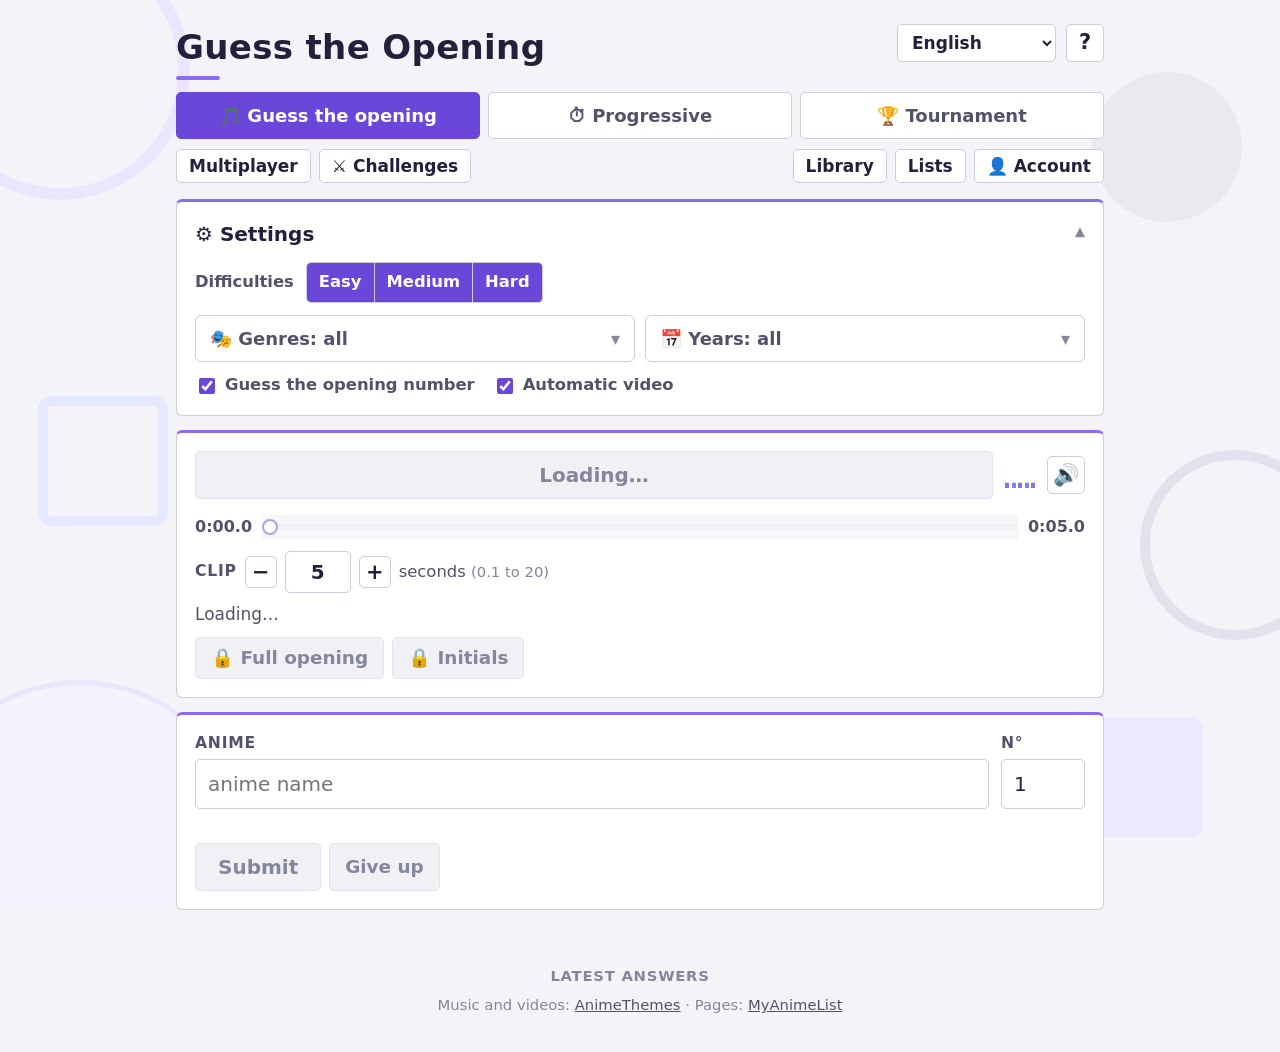
<file: index.html>
<!DOCTYPE html>
<html lang="fr">
<head>
  <meta charset="UTF-8">
  <meta name="viewport" content="width=device-width, initial-scale=1, viewport-fit=cover">
  <meta name="theme-color" content="#f4f4f8">
  <title>Devine l'opening</title>
  <link rel="icon" href="favicon.svg" type="image/svg+xml">
  <link rel="icon" href="favicon-32.png" sizes="32x32" type="image/png">
  <link rel="apple-touch-icon" href="apple-touch-icon.png">
  <link rel="manifest" href="site.webmanifest">
  <link rel="stylesheet" href="css/style.css?v=20261098">
</head>
<body>

  <!-- Décor animé (purement visuel) -->
  <div class="deco" aria-hidden="true">
    <span></span><span></span><span></span><span></span><span></span><span></span>
  </div>

  <header class="top">
    <div class="brand">
      <h1>Devine l'opening</h1>
    </div>

    <div class="top-right">
      <!-- Langue -->
      <select id="lang-select" class="lang-select" aria-label="Langue"></select>

      <!-- Aide : survol sur ordinateur, appui sur téléphone -->
      <div id="help" class="help">
        <button id="help-btn" class="btn secondary square" type="button" aria-describedby="help-box" aria-label="Aide">?</button>
        <div id="help-box" class="help-box" role="tooltip">
          <!-- ✏️ RÈGLES : tu peux modifier ce texte (balises <h3>, <p>, <ul>, <b>, <u>…).
               Les <span data-count="…"> sont remplis automatiquement par le site. -->
          <h3>Jouer</h3>
          <ul>
            <li data-i18n-html="help1">Un extrait d'opening est joué à un <b>moment aléatoire</b> (durée réglable : <b>0,1 à 20 s</b>).</li>
            <li data-i18n-html="help2">Trouve <b>l'anime</b> et le <b>numéro de l'opening</b>, puis <b>Valider</b>. Les saisons d'un anime sont regroupées et ses openings numérotés <u>à la suite</u>. Deux openings qui ont la même musique sont tous les deux acceptés.</li>
            <li data-i18n-html="help3"><b>Correct</b> = bon anime et bon numéro · <b>Presque</b> = bon anime, mauvais numéro · <b>Faux</b>. <b>Abandonner</b> montre la réponse.</li>
            <li data-i18n-html="help4">Options : décocher <b>Deviner le numéro</b> pour ne trouver que l'anime ; <b>Vidéo automatique</b> lance la vidéo après chaque réponse.</li>
          </ul>

          <h3>Indices</h3>
          <ul>
            <li data-i18n-html="help5"><b>Opening entier</b> : la musique complète. Il débloque ensuite <b>Initiales</b> : la première lettre de chaque mot du titre.</li>
          </ul>

          <h3>Difficultés (cumulables)</h3>
          <ul>
            <li data-i18n-html="help6"><b>Facile</b> : <span data-count="easy">…</span> openings, les plus connus.</li>
            <li data-i18n-html="help7"><b>Moyen</b> : <span data-count="medium">…</span> openings, moins marquants.</li>
            <li data-i18n-html="help8"><b>Difficile</b> : <span data-count="hard">…</span> openings, tout le reste du catalogue.</li>
          </ul>
          <p class="small" data-i18n-html="help9">La difficulté est notée pour chaque <b>opening</b>, pas pour l'anime entier : dans une même série, certains sont faciles et d'autres difficiles. Classement fait à la main (époque, popularité de l'anime, notoriété de l'opening). Les nombres se calculent au premier chargement (quelques minutes).</p>

          <h3>Après la réponse</h3>
          <ul>
            <li data-i18n-html="help10">Titre, difficulté, couverture, sortie, lien <b>MyAnimeList</b> et <b>vidéo</b> de l'opening.</li>
            <li data-i18n-html="help11"><b>＋ Ajouter à une liste</b> range l'opening dans une ou plusieurs de tes listes.</li>
          </ul>

          <h3>Listes, compte, bibliothèque</h3>
          <ul>
            <li data-i18n-html="help12"><b>Listes</b> : crée autant de listes que tu veux. <b>Compte</b> : chaque compte a ses propres listes (enregistrées sur cet appareil ; exporte-les pour les retrouver ailleurs).</li>
            <li data-i18n-html="help13"><b>Bibliothèque</b> : tous les openings, avec recherche, difficulté, écoute <b>▶</b> et vidéo <b>🎬</b>.</li>
          </ul>

          <h3>Genres</h3>
          <ul>
            <li data-i18n-html="help14">Ouvre <b>🎭 Genres</b> (au-dessus du lecteur) et coche un ou plusieurs genres (Comédie, Ecchi, Isekai, Romance…) : seuls les openings d'animes ayant l'un de ces genres sont proposés. Rien de coché = tout le catalogue.</li>
            <li>Les genres concernent les animes de la liste Facile / Moyen ; les difficultés cochées restent prises en compte.</li>
          </ul>

          <h3>Défis entre amis</h3>
          <ul>
            <li data-i18n-html="help15">Onglet <b>⚔ Défis</b> : compose une liste d'openings (nombre libre), choisis pour chacun le <b>début</b> et la <b>durée</b> de l'extrait, puis copie le <b>lien</b> à envoyer à un ami.</li>
            <li>Ton ami ouvre le lien, joue les openings à la suite et peut te renvoyer son score.</li>
          </ul>

          <h3>Multijoueur</h3>
          <ul>
            <li data-i18n-html="help16">Crée une room et partage le <b>code</b> (ou le lien). L'hôte règle tout : difficultés, de <b>1 à 100</b> openings, durée, années, indices, numéro à deviner ou non.</li>
            <li data-i18n-html="help17">Tout le monde entend le même extrait. L'opening n'est révélé que quand <b>tous</b> ont validé ou abandonné.</li>
            <li data-i18n-html="help18"><b>3 points</b> par bonne réponse sans indice, <b>2</b> avec l'opening entier, <b>1</b> avec les initiales.</li>
          </ul>

          <h3>Crédits</h3>
          <p>Créé par Lypse avec l'aide de Claude AI.</p>
          <!-- FIN DES RÈGLES -->
        </div>
      </div>
    </div>
  </header>

  <!-- Les 3 jeux -->
  <nav class="modes" aria-label="Jeux">
    <a class="mode-tab active" href="index.html" aria-current="page">🎵 Devine l'opening</a>
    <a class="mode-tab" href="speed.html">⏱ Progressif</a>
    <a class="mode-tab" href="tournament.html">🏆 Tournoi</a>
  </nav>

  <!-- Menu : jouer à plusieurs | mes affaires -->
  <nav class="nav" aria-label="Menu">
    <div class="nav-group">
      <button id="nav-multi" class="btn secondary" type="button">Multijoueur</button>
      <button id="nav-challenge" class="btn secondary" type="button">⚔ Défis</button>
    </div>
    <div class="nav-group">
      <button id="nav-library" class="btn secondary" type="button">Bibliothèque</button>
      <button id="nav-lists" class="btn secondary" type="button">Listes</button>
      <button id="nav-account" class="btn secondary" type="button">👤 Compte</button>
    </div>
  </nav>

  <main>

    <!-- Bandeau du mode multijoueur -->
    <div id="mp-bar" class="mp-bar hidden">
      <span id="mp-bar-text"></span>
      <span class="mp-bar-actions">
        <button id="mp-force" class="btn secondary mini2 hidden" type="button" title="Révéler sans attendre les joueurs qui n'ont pas répondu">Révéler maintenant</button>
        <button id="mp-bar-leave" class="btn secondary mini2" type="button">Quitter</button>
      </span>
    </div>

    <!-- Réglages : tout au même endroit -->
    <details id="settings" class="card settings" open>
      <summary>⚙ Réglages</summary>
      <div class="set-body">
        <div class="set-row">
          <span class="set-label">Difficultés</span>
          <!-- Difficultés : on peut en activer plusieurs en même temps -->
          <div class="mode" role="group" aria-label="Difficultés">
            <button id="lvl-easy" class="seg active" type="button" aria-pressed="true">Facile</button>
            <button id="lvl-medium" class="seg active" type="button" aria-pressed="true">Moyen</button>
            <button id="lvl-hard" class="seg active" type="button" aria-pressed="true">Difficile</button>
          </div>
        </div>
    <div class="filter-row">
    <details id="genre-box" class="genre-box">
      <summary>🎭 Genres : <span id="genre-label">tous</span></summary>
      <div class="genre-body">
        <div id="genre-chips" class="genre-chips"></div>
        <p id="genre-info" class="lib-info"></p>
        <button id="genre-clear" class="btn secondary mini2" type="button">Tout décocher</button>
      </div>
    </details>
    <details id="year-box" class="genre-box">
      <summary>📅 Années : <span id="year-label">toutes</span></summary>
      <div class="genre-body">
        <div class="year-row">
          <label for="year-min">De</label>
          <input id="year-min" type="number" min="1960" max="2100" step="1" placeholder="1960" inputmode="numeric">
          <label for="year-max">à</label>
          <input id="year-max" type="number" min="1960" max="2100" step="1" placeholder="2026" inputmode="numeric">
        </div>
        <p id="year-info" class="lib-info"></p>
        <button id="year-clear" class="btn secondary mini2" type="button">Toutes les années</button>
      </div>
    </details>
    </div>
        <div class="options">
          <label class="opt"><input id="opt-number" type="checkbox" checked> Deviner le numéro d'opening</label>
          <label class="opt"><input id="opt-autovideo" type="checkbox" checked> Vidéo automatique</label>
        </div>
      </div>
    </details>

    <!-- Lecteur audio -->
    <section id="player-card" class="card">
      <p id="notice" class="notice hidden"></p>

      <div class="player-row">
        <button id="play-btn" class="btn big" type="button" disabled>Chargement…</button>

        <!-- Égaliseur décoratif : s'anime pendant la lecture -->
        <div class="eq" aria-hidden="true"><i></i><i></i><i></i><i></i><i></i></div>

        <div class="volume">
          <button id="vol-btn" class="btn secondary square" type="button" aria-label="Volume">🔊</button>
          <div id="vol-panel" class="vol-panel hidden">
            <input id="vol-range" type="range" min="0" max="100" value="50" aria-label="Volume">
            <span id="vol-val">50%</span>
          </div>
        </div>
      </div>

      <div class="seek-row">
        <span id="time-cur" class="time">0:00</span>
        <input id="seek" type="range" min="0" max="5" step="0.01" value="0" disabled aria-label="Position dans l'audio">
        <span id="time-max" class="time">0:05</span>
      </div>

      <!-- Durée de l'extrait (0,1 à 20 secondes) -->
      <div class="length-row">
        <label for="length-input">Extrait</label>
        <button id="len-minus" class="btn secondary mini" type="button" aria-label="Moins de secondes">−</button>
        <input id="length-input" type="number" min="0.1" max="20" step="0.1" value="5" inputmode="decimal">
        <button id="len-plus" class="btn secondary mini" type="button" aria-label="Plus de secondes">+</button>
        <span class="length-unit">secondes <small>(0,1 à 20)</small></span>
      </div>

      <p id="status" class="status"></p>

      <div class="hints">
        <button id="full-btn" class="btn hint-full" type="button" disabled>🔒 Opening entier</button>
        <button id="letters-btn" class="btn hint-letters" type="button" disabled>🔒 Initiales</button>
      </div>

      <div id="letters" class="letters hidden" aria-live="polite"></div>
    </section>

    <!-- Réponse -->
    <section class="card">
      <form id="answer-form" autocomplete="off">
        <div class="answer-row">
          <div class="field grow">
            <label for="anime-input">Anime</label>
            <div class="autocomplete">
              <input id="anime-input" type="text" placeholder="nom de l'anime" role="combobox"
                     aria-autocomplete="list" aria-expanded="false" aria-controls="suggestions"
                     spellcheck="false" autocapitalize="off" autocorrect="off">
              <ul id="suggestions" class="suggestions hidden" role="listbox"></ul>
            </div>
          </div>

          <div id="num-field" class="field num">
            <label for="opening-input">N°</label>
            <input id="opening-input" type="number" min="1" step="1" value="1" inputmode="numeric">
          </div>
        </div>

        <p id="answer-msg" class="answer-msg"></p>
        <div class="form-actions">
          <button id="submit-btn" class="btn big" type="submit" disabled>Valider</button>
          <button id="giveup-btn" class="btn secondary" type="button" disabled>Abandonner</button>
        </div>
        <p id="wait-msg" class="wait-msg hidden"></p>
      </form>
    </section>

    <!-- Correction -->
    <section id="result" class="card result hidden" aria-live="polite">
      <div class="result-top">
        <img id="res-cover" class="cover hidden" alt="" loading="lazy" referrerpolicy="no-referrer">
        <div class="result-body">
          <div id="verdict" class="verdict"></div>
          <ul id="result-details" class="details"></ul>
        </div>
      </div>

      <div class="result-actions">
        <a id="res-mal" class="btn secondary hidden" target="_blank" rel="noopener noreferrer">Fiche MyAnimeList ↗</a>
        <button id="list-btn" class="btn secondary listbtn hidden" type="button">＋ Ajouter à une liste</button>
        <button id="res-video-btn" class="btn secondary hidden" type="button">▶ Voir l'opening</button>
      </div>

      <video id="res-video" class="res-video hidden" controls playsinline preload="none"></video>

      <!-- Multijoueur : résultats de la manche -->
      <div id="scoreboard" class="scoreboard hidden">
        <h3 id="sb-title"></h3>
        <ol id="sb-list"></ol>
      </div>
      <p id="mp-next-msg" class="mp-next-msg hidden"></p>

      <button id="next-btn" class="btn big" type="button">Suivant ➜</button>
    </section>

  </main>

  <footer class="foot">
    <div class="hist-row">
      <span class="foot-label">Dernières réponses</span>
      <div id="history" class="history" aria-label="Historique des réponses"></div>
      <span id="streak" class="streak"></span>
    </div>
    <p class="foot-credits">Musiques et vidéos : <a href="https://animethemes.moe" target="_blank" rel="noopener noreferrer">AnimeThemes</a> · Fiches : <a href="https://myanimelist.net" target="_blank" rel="noopener noreferrer">MyAnimeList</a></p>
  </footer>

  <!-- Fenêtre « Ajouter à une liste » -->
  <div id="picker" class="picker hidden" role="dialog" aria-modal="true" aria-label="Ajouter à une liste">
    <div class="picker-box">
      <h3>Ajouter à une liste</h3>
      <p id="picker-entry" class="picker-entry"></p>
      <ul id="picker-lists" class="picker-lists"></ul>
      <div class="picker-new">
        <input id="picker-new" type="text" maxlength="30" placeholder="nouvelle liste…" autocomplete="off">
        <button id="picker-create" class="btn" type="button">Créer</button>
      </div>
      <div class="picker-actions">
        <button id="picker-close" class="btn secondary" type="button">Fermer</button>
      </div>
    </div>
  </div>

  <!-- Panneau : bibliothèque, listes, multijoueur, compte -->
  <div id="panel" class="panel hidden" role="dialog" aria-modal="true" aria-label="Menu">
    <div class="panel-box">
      <div class="panel-head">
        <div class="tabs" role="tablist">
          <button class="tab active" type="button" data-tab="library">Bibliothèque</button>
          <button class="tab" type="button" data-tab="lists">Listes</button>
          <button class="tab" type="button" data-tab="multi">Multijoueur</button>
          <button class="tab" type="button" data-tab="challenge">Défis</button>
          <button class="tab" type="button" data-tab="account">Compte</button>
        </div>
        <button id="panel-close" class="btn secondary square" type="button" aria-label="Fermer">✕</button>
      </div>

      <div class="panel-body">

        <!-- Bibliothèque -->
        <section id="tab-library" class="tabpane">
          <input id="lib-q" type="text" placeholder="rechercher un anime (tout le catalogue)" spellcheck="false" autocomplete="off">
          <div class="lib-chips" role="group" aria-label="Difficultés affichées">
            <button class="lib-chip active" type="button" data-tier="easy">Facile</button>
            <button class="lib-chip active" type="button" data-tier="medium">Moyen</button>
            <button class="lib-chip active" type="button" data-tier="hard">Difficile</button>
          </div>
          <label class="lib-vol" for="lib-vol">🔊 Volume de la musique
            <input id="lib-vol" type="range" min="0" max="100" value="50" aria-label="Volume de la musique de la bibliothèque">
            <span id="lib-vol-val">50%</span>
          </label>
          <p id="lib-info" class="lib-info"></p>
          <div id="lib-list" class="lib-list"></div>
        </section>

        <!-- Listes -->
        <section id="tab-lists" class="tabpane hidden">
          <div class="lists-bar">
            <select id="lists-select" aria-label="Choisir une liste"></select>
            <button id="lists-rename" class="btn secondary mini2" type="button">Renommer</button>
            <button id="lists-delete" class="btn secondary mini2" type="button">Supprimer</button>
          </div>
          <div class="lists-new">
            <input id="lists-new" type="text" maxlength="30" placeholder="nouvelle liste…" autocomplete="off">
            <button id="lists-create" class="btn" type="button">Créer une liste</button>
          </div>
          <p id="lists-info" class="lib-info"></p>
          <ul id="lists-rows" class="lib-rows"></ul>
        </section>

        <!-- Multijoueur -->
        <section id="tab-multi" class="tabpane hidden">
          <div id="mp-start" class="mp-block">
            <label for="mp-name">Pseudo</label>
            <input id="mp-name" type="text" maxlength="16" placeholder="ton pseudo" autocomplete="off">
            <div class="mp-actions">
              <button id="mp-create" class="btn" type="button">Créer une room</button>
            </div>
            <div class="mp-join">
              <input id="mp-code" type="text" maxlength="5" placeholder="CODE" autocomplete="off" spellcheck="false">
              <button id="mp-join" class="btn secondary" type="button">Rejoindre</button>
            </div>
            <p id="mp-msg" class="mp-msg"></p>
          </div>

          <div id="mp-lobby" class="mp-block hidden">
            <div class="mp-code-row">
              <span>Room</span> <b id="mp-room-code" class="mp-code"></b>
              <button id="mp-copy" class="btn secondary mini2" type="button">Copier le lien</button>
            </div>

            <h3>Joueurs <span id="mp-count"></span></h3>
            <ul id="mp-players" class="mp-players"></ul>

            <!-- Réglages (modifiables par l'hôte avant le lancement) -->
            <div id="mp-settings" class="mp-settings">
              <h3>Réglages des openings</h3>
              <div class="mp-row">
                <span class="mp-label">Difficultés</span>
                <label class="mp-check"><input id="mp-lvl-easy" type="checkbox" checked> Facile</label>
                <label class="mp-check"><input id="mp-lvl-medium" type="checkbox" checked> Moyen</label>
                <label class="mp-check"><input id="mp-lvl-hard" type="checkbox" checked> Difficile</label>
              </div>
              <div class="mp-row">
                <label class="mp-label" for="mp-rounds">Nombre d'openings</label>
                <input id="mp-rounds" type="number" min="1" max="100" step="1" value="10" inputmode="numeric">
                <small>(1 à 100)</small>
              </div>
              <div class="mp-row">
                <label class="mp-label" for="mp-length">Durée de l'extrait</label>
                <input id="mp-length" type="number" min="0.1" max="20" step="0.1" value="5" inputmode="decimal">
                <small>secondes (0,1 à 20)</small>
              </div>
              <div class="mp-row">
                <label class="mp-label" for="mp-year-min">Années</label>
                <input id="mp-year-min" type="number" min="1960" max="2100" step="1" placeholder="de" inputmode="numeric">
                <input id="mp-year-max" type="number" min="1960" max="2100" step="1" placeholder="à" inputmode="numeric">
                <small>(facultatif)</small>
              </div>
              <div class="mp-row">
                <span class="mp-label">Genres</span>
                <div id="mp-genres" class="genre-chips"></div>
              </div>
              <p class="mp-hint">Aucun genre coché = tous les openings. Les genres concernent les animes de la liste Facile / Moyen.</p>
              <div class="mp-row">
                <span class="mp-label">À deviner</span>
                <label class="mp-check"><input id="mp-number" type="checkbox" checked> Le numéro de l'opening (sinon, seulement l'anime)</label>
              </div>
              <div class="mp-row">
                <span class="mp-label">Indices</span>
                <label class="mp-check"><input id="mp-hints" type="checkbox" checked> Autorisés (ils rapportent moins de points)</label>
              </div>
            </div>
            <p id="mp-summary" class="mp-summary hidden"></p>
            <p id="mp-wait-host" class="mp-wait hidden">En attente du lancement par l'hôte…</p>

            <div class="mp-actions">
              <button id="mp-begin" class="btn big" type="button">Lancer la partie</button>
              <button id="mp-leave" class="btn secondary" type="button">Quitter la room</button>
            </div>
            <p id="mp-lobby-msg" class="mp-msg"></p>
          </div>
        </section>

        <!-- Défis entre amis -->
        <section id="tab-challenge" class="tabpane hidden">

          <!-- Un défi reçu par lien : on l'affiche avant de le démarrer -->
          <div id="ch-play" class="ch-block hidden">
            <h3 id="ch-play-title"></h3>
            <p id="ch-play-info" class="mp-summary"></p>
            <div class="mp-actions">
              <button id="ch-start" class="btn big" type="button">Démarrer le défi</button>
              <button id="ch-back-build" class="btn secondary" type="button">Créer mon propre défi</button>
            </div>
            <p id="ch-play-msg" class="mp-msg"></p>
          </div>

          <!-- Fin d'un défi -->
          <div id="ch-final" class="ch-block hidden">
            <h3 id="ch-final-title"></h3>
            <p id="ch-final-score" class="mp-summary"></p>
            <ul id="ch-final-list" class="lib-rows"></ul>
            <div class="mp-actions">
              <button id="ch-copy-result" class="btn" type="button">Copier mon résultat</button>
              <button id="ch-quit" class="btn secondary" type="button">Fermer le défi</button>
            </div>
          </div>

          <!-- Création d'un défi -->
          <div id="ch-build" class="ch-block">
            <p class="acc-note">Compose une liste d'openings pour un ami : pour chacun, tu choisis où l'extrait démarre et sa durée. Ajoute des openings avec le bouton ⚔ de la Bibliothèque et des Listes, ou au hasard. (Ce ne sont pas les « listes » de favoris.)</p>

            <div class="mp-row">
              <label class="mp-label" for="ch-title">Nom du défi</label>
              <input id="ch-title" type="text" maxlength="40" placeholder="facultatif" autocomplete="off">
            </div>
            <div class="mp-row">
              <span class="mp-label">À deviner</span>
              <label class="mp-check"><input id="ch-number" type="checkbox" checked> Le numéro de l'opening (sinon, seulement l'anime)</label>
            </div>
            <div class="mp-row">
              <span class="mp-label">Indices</span>
              <label class="mp-check"><input id="ch-hints" type="checkbox"> Autorisés (ils rapportent moins de points)</label>
            </div>

            <h3>Chercher un opening à ajouter</h3>
            <div class="acc-row">
              <input id="ch-q" type="text" placeholder="nom d'un anime (ex. Naruto)" autocomplete="off" spellcheck="false">
              <button id="ch-q-go" class="btn secondary" type="button">Chercher</button>
            </div>
            <p id="ch-q-info" class="lib-info"></p>
            <div id="ch-q-res" class="ch-qres"></div>

            <h3>Openings du défi</h3>
            <p id="ch-count" class="lib-info"></p>
            <ul id="ch-list" class="ch-list"></ul>
            <div class="mp-actions">
              <button id="ch-clear" class="btn secondary mini2" type="button">Vider le défi</button>
            </div>

            <h3>Envoyer à un ami</h3>
            <div class="mp-actions">
              <button id="ch-copy-link" class="btn" type="button">Copier le lien</button>
            </div>
            <div class="mp-row">
              <input id="ch-import" type="text" placeholder="coller un code ou un lien de défi (pour le rouvrir ici)" autocomplete="off" spellcheck="false">
              <button id="ch-import-btn" class="btn secondary" type="button">Importer</button>
            </div>
            <p id="ch-msg" class="lib-info"></p>
          </div>
        </section>

        <!-- Compte -->
        <section id="tab-account" class="tabpane hidden">
          <p id="acc-current" class="acc-current"></p>
          <p class="acc-note">Les comptes sont enregistrés dans ce navigateur (il n'y a pas de serveur) : pour retrouver tes listes sur un autre appareil, exporte-les puis importe-les ici.</p>

          <div id="acc-login-block" class="acc-block hidden">
            <h3>Se connecter</h3>
            <div class="acc-row">
              <select id="acc-select" aria-label="Compte"></select>
              <input id="acc-pass" type="password" placeholder="mot de passe (si besoin)" autocomplete="off">
              <button id="acc-login" class="btn" type="button">Connexion</button>
            </div>
          </div>

          <div class="acc-block">
            <h3>Créer un compte</h3>
            <div class="acc-row">
              <input id="acc-name" type="text" maxlength="30" placeholder="pseudo" autocomplete="off">
              <input id="acc-newpass" type="password" placeholder="mot de passe (facultatif)" autocomplete="off">
              <button id="acc-create" class="btn" type="button">Créer</button>
            </div>
            <label id="acc-keep-row" class="mp-check"><input id="acc-keep" type="checkbox" checked> Garder mes listes actuelles (mode invité) dans ce compte</label>
          </div>

          <div class="acc-block">
            <h3>Sauvegarde</h3>
            <div class="acc-row">
              <button id="acc-export" class="btn secondary" type="button">Exporter mes listes</button>
              <label class="btn secondary file-btn">Importer<input id="acc-import" type="file" accept="application/json,.json" hidden></label>
            </div>
          </div>

          <div class="acc-row acc-end">
            <button id="acc-logout" class="btn secondary hidden" type="button">Se déconnecter</button>
            <button id="acc-delete" class="btn secondary hidden" type="button">Supprimer ce compte</button>
          </div>
          <p id="acc-msg" class="mp-msg"></p>
        </section>

      </div>
    </div>
  </div>

  <script>try{var d=document.getElementById("settings");if(d&&window.matchMedia("(max-width:520px)").matches)d.open=false;}catch(e){}</script>
  <script src="js/i18n-data.js?v=20261098"></script>
  <script src="js/i18n.js?v=20261098"></script>
  <script src="js/animes.js?v=20261098"></script>
  <script src="js/genres.js?v=20261098"></script>
  <script src="js/overrides.js?v=20261098"></script>
  <script src="js/app.js?v=20261098"></script>
  <script src="js/lists.js?v=20261098"></script>
  <script src="js/library.js?v=20261098"></script>
  <script src="js/genre-ui.js?v=20261098"></script>
  <script src="js/challenge.js?v=20261098"></script>
  <script src="js/multi.js?v=20261098"></script>
  <script src="js/fx.js?v=20261098"></script>
</body>
</html>
</file>
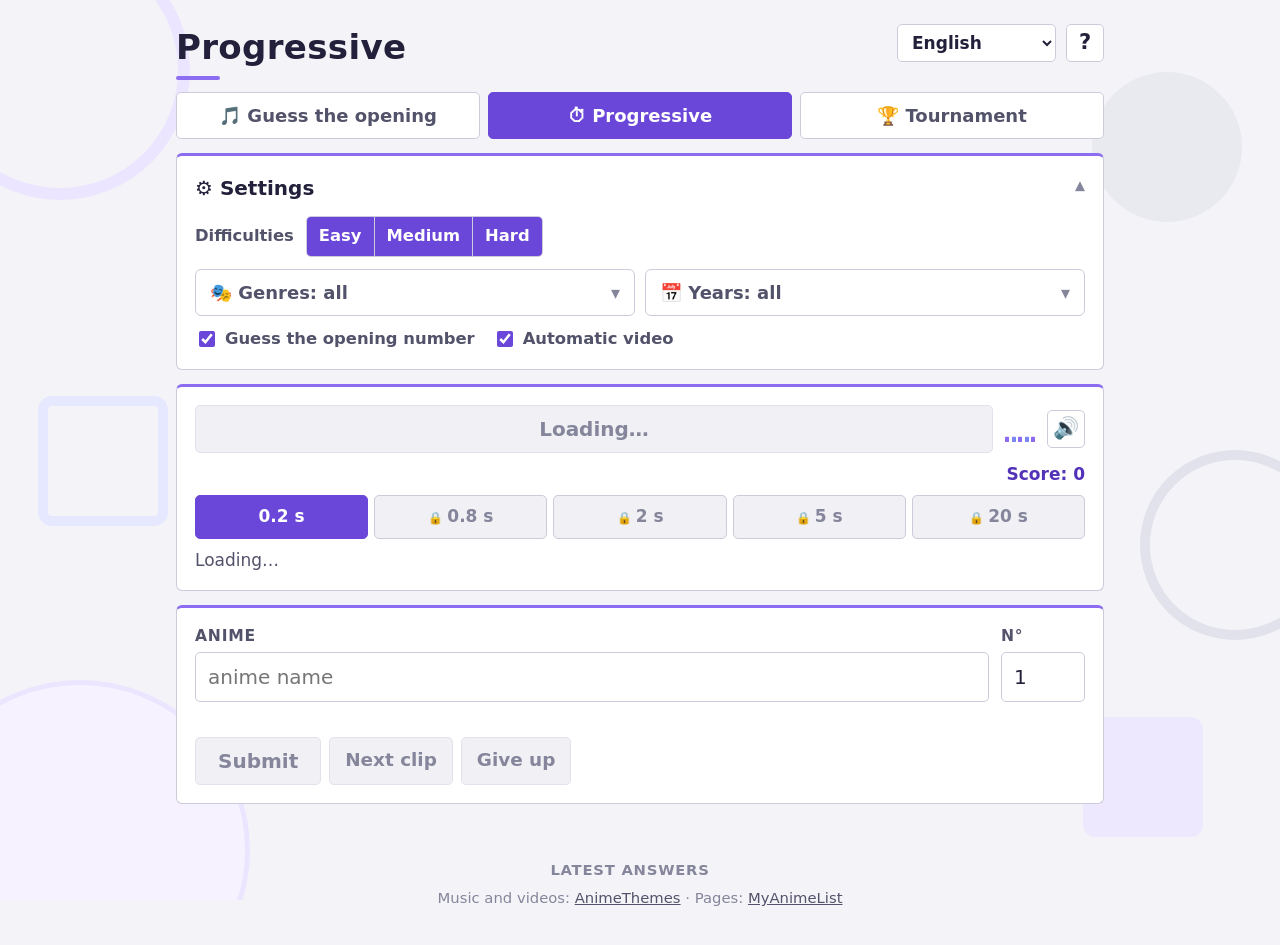
<file: speed.html>
<!DOCTYPE html>
<html lang="fr">
<head>
  <meta charset="UTF-8">
  <meta name="viewport" content="width=device-width, initial-scale=1, viewport-fit=cover">
  <meta name="theme-color" content="#f4f4f8">
  <title>Progressif</title>
  <link rel="icon" href="favicon.svg" type="image/svg+xml">
  <link rel="icon" href="favicon-32.png" sizes="32x32" type="image/png">
  <link rel="apple-touch-icon" href="apple-touch-icon.png">
  <link rel="manifest" href="site.webmanifest">
  <link rel="stylesheet" href="css/style.css?v=20261098">
</head>
<body data-mode="speed">

  <!-- Décor animé (purement visuel) -->
  <div class="deco" aria-hidden="true">
    <span></span><span></span><span></span><span></span><span></span><span></span>
  </div>

  <header class="top">
    <div class="brand">
      <h1>Progressif</h1>
    </div>

    <div class="top-right">
      <!-- Langue -->
      <select id="lang-select" class="lang-select" aria-label="Langue"></select>

      <!-- Aide : survol sur ordinateur, appui sur téléphone -->
      <div id="help" class="help">
        <button id="help-btn" class="btn secondary square" type="button" aria-describedby="help-box" aria-label="Aide">?</button>
        <div id="help-box" class="help-box" role="tooltip">
          <h3>Jouer</h3>
          <ul>
            <li data-i18n-html="sp1">L'opening démarre <b>au premier son</b> (le silence éventuel du début est sauté). Tu entends d'abord <b>0,2 s</b> ; chaque mauvaise réponse, ou un clic sur <b>Extrait suivant</b>, débloque un extrait plus long : <b>0,8 s → 2 s → 5 s → 20 s</b>.</li>
            <li data-i18n-html="sp2">Trouve <b>l'anime</b> (et le <b>numéro</b> si l'option est cochée) le plus tôt possible : <b>5 points</b> à 0,2 s, <b>4</b> à 0,8 s, <b>3</b> à 2 s, <b>2</b> à 5 s, <b>1</b> à 20 s. Après le dernier extrait, une erreur ou un abandon rapporte 0.</li>
            <li data-i18n-html="sp3">Les réglages (difficultés, genres, années, numéro, vidéo automatique) sont les mêmes que dans le jeu principal et se partagent avec lui.</li>
          </ul>

          <h3>Crédits</h3>
          <p>Créé par Lypse avec l'aide de Claude AI.</p>
          <!-- FIN DES RÈGLES -->
        </div>
      </div>
    </div>
  </header>

  <!-- Les 3 jeux -->
  <nav class="modes" aria-label="Jeux">
    <a class="mode-tab" href="index.html">🎵 Devine l'opening</a>
    <a class="mode-tab active" href="speed.html" aria-current="page">⏱ Progressif</a>
    <a class="mode-tab" href="tournament.html">🏆 Tournoi</a>
  </nav>


  <main>

    <!-- Réglages : tout au même endroit -->
    <details id="settings" class="card settings" open>
      <summary>⚙ Réglages</summary>
      <div class="set-body">
        <div class="set-row">
          <span class="set-label">Difficultés</span>
          <!-- Difficultés : on peut en activer plusieurs en même temps -->
          <div class="mode" role="group" aria-label="Difficultés">
            <button id="lvl-easy" class="seg active" type="button" aria-pressed="true">Facile</button>
            <button id="lvl-medium" class="seg active" type="button" aria-pressed="true">Moyen</button>
            <button id="lvl-hard" class="seg active" type="button" aria-pressed="true">Difficile</button>
          </div>
        </div>
    <div class="filter-row">
    <details id="genre-box" class="genre-box">
      <summary>🎭 Genres : <span id="genre-label">tous</span></summary>
      <div class="genre-body">
        <div id="genre-chips" class="genre-chips"></div>
        <p id="genre-info" class="lib-info"></p>
        <button id="genre-clear" class="btn secondary mini2" type="button">Tout décocher</button>
      </div>
    </details>
    <details id="year-box" class="genre-box">
      <summary>📅 Années : <span id="year-label">toutes</span></summary>
      <div class="genre-body">
        <div class="year-row">
          <label for="year-min">De</label>
          <input id="year-min" type="number" min="1960" max="2100" step="1" placeholder="1960" inputmode="numeric">
          <label for="year-max">à</label>
          <input id="year-max" type="number" min="1960" max="2100" step="1" placeholder="2026" inputmode="numeric">
        </div>
        <p id="year-info" class="lib-info"></p>
        <button id="year-clear" class="btn secondary mini2" type="button">Toutes les années</button>
      </div>
    </details>
    </div>
        <div class="options">
          <label class="opt"><input id="opt-number" type="checkbox" checked> Deviner le numéro d'opening</label>
          <label class="opt"><input id="opt-autovideo" type="checkbox" checked> Vidéo automatique</label>
        </div>
      </div>
    </details>

    <!-- Lecteur audio -->
    <section id="player-card" class="card">
      <p id="notice" class="notice hidden"></p>

      <div class="player-row">
        <button id="play-btn" class="btn big" type="button" disabled>Chargement…</button>

        <!-- Égaliseur décoratif : s'anime pendant la lecture -->
        <div class="eq" aria-hidden="true"><i></i><i></i><i></i><i></i><i></i></div>

        <div class="volume">
          <button id="vol-btn" class="btn secondary square" type="button" aria-label="Volume">🔊</button>
          <div id="vol-panel" class="vol-panel hidden">
            <input id="vol-range" type="range" min="0" max="100" value="50" aria-label="Volume">
            <span id="vol-val">50%</span>
          </div>
        </div>
      </div>

      <div class="seek-row">
        <span id="time-cur" class="time">0:00</span>
        <input id="seek" type="range" min="0" max="5" step="0.01" value="0" disabled aria-label="Position dans l'audio">
        <span id="time-max" class="time">0:05</span>
      </div>

      <p id="speed-score" class="speed-score">Score : 0</p>
      <ol id="stages" class="stages" aria-label="Extraits"></ol>

      <p id="status" class="status"></p>

      <!-- éléments dont le jeu principal a besoin (masqués ici) -->
      <div class="speed-hidden">
      <!-- Durée de l'extrait (0,1 à 20 secondes) -->
      <div class="length-row">
        <label for="length-input">Extrait</label>
        <button id="len-minus" class="btn secondary mini" type="button" aria-label="Moins de secondes">−</button>
        <input id="length-input" type="number" min="0.1" max="20" step="0.1" value="5" inputmode="decimal">
        <button id="len-plus" class="btn secondary mini" type="button" aria-label="Plus de secondes">+</button>
        <span class="length-unit">secondes <small>(0,1 à 20)</small></span>
      </div>

      <div class="hints">
        <button id="full-btn" class="btn hint-full" type="button" disabled>🔒 Opening entier</button>
        <button id="letters-btn" class="btn hint-letters" type="button" disabled>🔒 Initiales</button>
      </div>

      <div id="letters" class="letters hidden" aria-live="polite"></div>
      </div>
    </section>

    <!-- Réponse -->
    <section class="card">
      <form id="answer-form" autocomplete="off">
        <div class="answer-row">
          <div class="field grow">
            <label for="anime-input">Anime</label>
            <div class="autocomplete">
              <input id="anime-input" type="text" placeholder="nom de l'anime" role="combobox"
                     aria-autocomplete="list" aria-expanded="false" aria-controls="suggestions"
                     spellcheck="false" autocapitalize="off" autocorrect="off">
              <ul id="suggestions" class="suggestions hidden" role="listbox"></ul>
            </div>
          </div>

          <div id="num-field" class="field num">
            <label for="opening-input">N°</label>
            <input id="opening-input" type="number" min="1" step="1" value="1" inputmode="numeric">
          </div>
        </div>

        <p id="answer-msg" class="answer-msg"></p>
        <div class="form-actions">
          <button id="submit-btn" class="btn big" type="submit" disabled>Valider</button>
          <button id="nextstage-btn" class="btn secondary" type="button" disabled>Extrait suivant</button>
          <button id="giveup-btn" class="btn secondary" type="button" disabled>Abandonner</button>
        </div>
        <p id="wait-msg" class="wait-msg hidden"></p>
      </form>
    </section>

    <!-- Correction -->
    <section id="result" class="card result hidden" aria-live="polite">
      <div class="result-top">
        <img id="res-cover" class="cover hidden" alt="" loading="lazy" referrerpolicy="no-referrer">
        <div class="result-body">
          <div id="verdict" class="verdict"></div>
          <ul id="result-details" class="details"></ul>
        </div>
      </div>

      <div class="result-actions">
        <a id="res-mal" class="btn secondary hidden" target="_blank" rel="noopener noreferrer">Fiche MyAnimeList ↗</a>
        <button id="list-btn" class="btn secondary listbtn hidden" type="button">＋ Ajouter à une liste</button>
        <button id="res-video-btn" class="btn secondary hidden" type="button">▶ Voir l'opening</button>
      </div>

      <video id="res-video" class="res-video hidden" controls playsinline preload="none"></video>

      <!-- Multijoueur : résultats de la manche -->
      <div id="scoreboard" class="scoreboard hidden">
        <h3 id="sb-title"></h3>
        <ol id="sb-list"></ol>
      </div>
      <p id="mp-next-msg" class="mp-next-msg hidden"></p>

      <button id="next-btn" class="btn big" type="button">Suivant ➜</button>
    </section>

  </main>

  <footer class="foot">
    <div class="hist-row">
      <span class="foot-label">Dernières réponses</span>
      <div id="history" class="history" aria-label="Historique des réponses"></div>
      <span id="streak" class="streak"></span>
    </div>
    <p class="foot-credits">Musiques et vidéos : <a href="https://animethemes.moe" target="_blank" rel="noopener noreferrer">AnimeThemes</a> · Fiches : <a href="https://myanimelist.net" target="_blank" rel="noopener noreferrer">MyAnimeList</a></p>
  </footer>

  <script>try{var d=document.getElementById("settings");if(d&&window.matchMedia("(max-width:520px)").matches)d.open=false;}catch(e){}</script>
  <script src="js/i18n-data.js?v=20261098"></script>
  <script src="js/i18n.js?v=20261098"></script>
  <script src="js/animes.js?v=20261098"></script>
  <script src="js/genres.js?v=20261098"></script>
  <script src="js/overrides.js?v=20261098"></script>
  <script src="js/app.js?v=20261098"></script>
  <script src="js/genre-ui.js?v=20261098"></script>
  <script src="js/fx.js?v=20261098"></script>
</body>
</html>
</file>
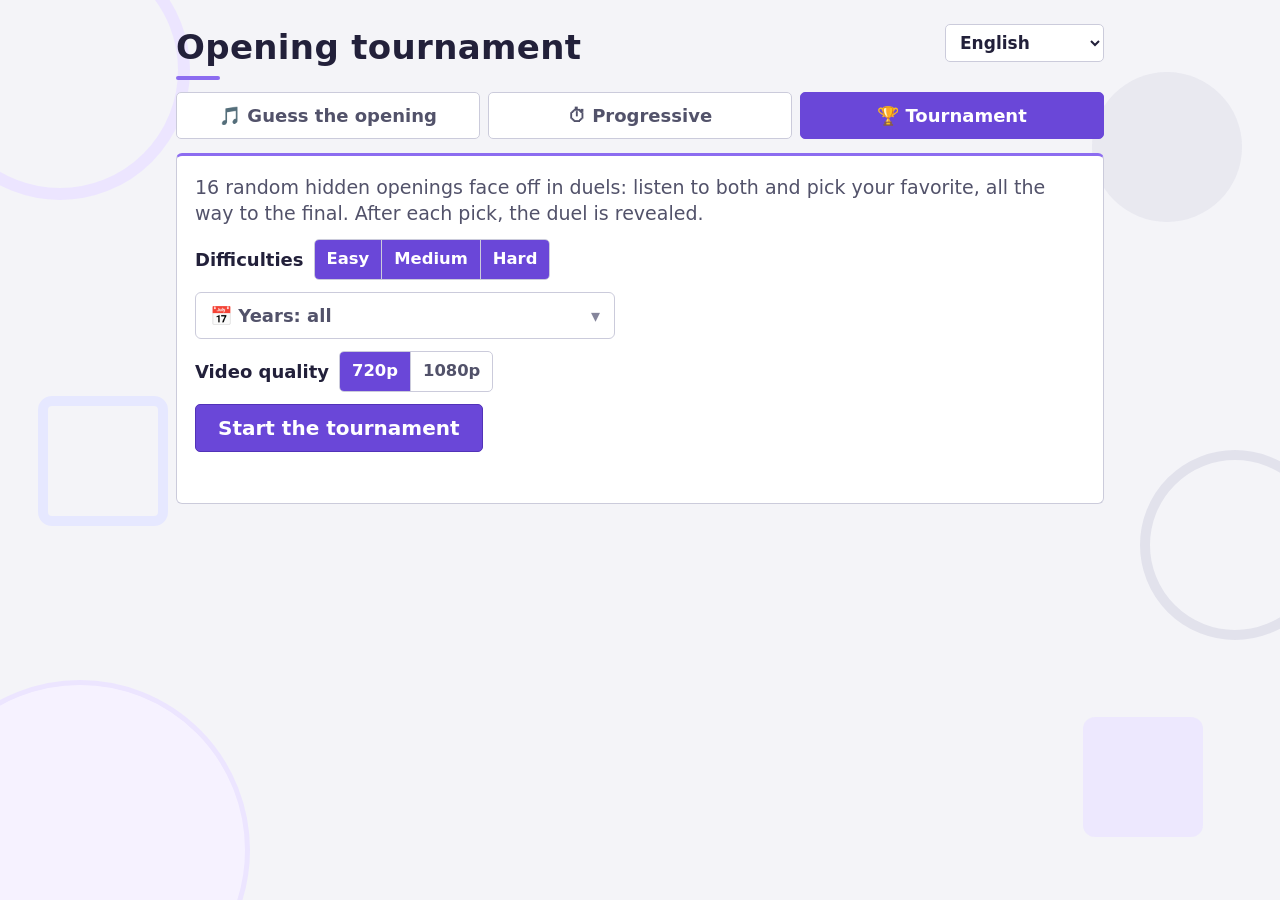
<file: tournament.html>
<!DOCTYPE html>
<html lang="fr">
<head>
  <meta charset="UTF-8">
  <meta name="viewport" content="width=device-width, initial-scale=1, viewport-fit=cover">
  <meta name="theme-color" content="#f4f4f8">
  <title>Tournoi d'openings</title>
  <link rel="icon" href="favicon.svg" type="image/svg+xml">
  <link rel="icon" href="favicon-32.png" sizes="32x32" type="image/png">
  <link rel="apple-touch-icon" href="apple-touch-icon.png">
  <link rel="stylesheet" href="css/style.css?v=20261098">
</head>
<body>

  <div class="deco" aria-hidden="true">
    <span></span><span></span><span></span><span></span><span></span><span></span>
  </div>

  <header class="top">
    <div class="brand">
      <h1>Tournoi d'openings</h1>
    </div>
    <div class="top-right">
      <select id="lang-select" class="lang-select" aria-label="Langue"></select>
    </div>
  </header>

  <nav class="modes" aria-label="Jeux">
    <a class="mode-tab" href="index.html">🎵 Devine l'opening</a>
    <a class="mode-tab" href="speed.html">⏱ Progressif</a>
    <a class="mode-tab active" href="tournament.html" aria-current="page">🏆 Tournoi</a>
  </nav>

  <main>

    <!-- Accueil -->
    <section id="tn-start" class="card tn-box">
      <p class="tn-intro">16 openings au hasard, cachés. Ils s'affrontent en duels : écoute les deux et choisis ton préféré, jusqu'à la finale. Après chaque choix, le duel est révélé.</p>
      <div class="tn-opts">
        <span class="tn-lbl">Difficultés</span>
        <div class="mode" role="group" aria-label="Difficultés">
          <button id="tn-easy" class="seg active" type="button" aria-pressed="true">Facile</button>
          <button id="tn-medium" class="seg active" type="button" aria-pressed="true">Moyen</button>
          <button id="tn-hard" class="seg active" type="button" aria-pressed="true">Difficile</button>
        </div>
      </div>
      <div class="tn-opts">
        <details id="year-box" class="genre-box">
          <summary>📅 Années : <span id="year-label">toutes</span></summary>
          <div class="genre-body">
            <div class="year-row">
              <label for="year-min">De</label>
              <input id="year-min" type="number" min="1960" max="2100" step="1" placeholder="1960" inputmode="numeric">
              <label for="year-max">à</label>
              <input id="year-max" type="number" min="1960" max="2100" step="1" placeholder="2026" inputmode="numeric">
            </div>
            <p id="year-info" class="lib-info"></p>
            <button id="year-clear" class="btn secondary mini2" type="button">Toutes les années</button>
          </div>
        </details>
      </div>
      <div class="tn-opts">
        <span class="tn-lbl">Qualité vidéo</span>
        <div class="mode" role="group" aria-label="Qualité vidéo">
          <button class="seg tn-q" type="button" data-q="720">720p</button>
          <button class="seg tn-q" type="button" data-q="1080">1080p</button>
        </div>
      </div>
      <div class="tn-actions">
        <button id="tn-go" class="btn big" type="button">Lancer le tournoi</button>
      </div>
      <p id="tn-start-msg" class="mp-msg"></p>
    </section>

    <!-- Préparation -->
    <section id="tn-load" class="card tn-box hidden">
      <p id="tn-load-text" class="tn-intro"></p>
      <div class="tn-bar"><span id="tn-load-bar"></span></div>
      <button id="tn-cancel" class="btn secondary" type="button">Annuler</button>
    </section>

    <!-- Duel en cours -->
    <section id="tn-match" class="tn-box hidden">
      <div class="tn-head">
        <h2 id="tn-round"></h2>
        <span class="tn-headr">
          <span class="mode" role="group" aria-label="Qualité vidéo">
            <button class="seg tn-q" type="button" data-q="720">720p</button>
            <button class="seg tn-q" type="button" data-q="1080">1080p</button>
          </span>
          <span id="tn-count" class="tn-count"></span>
        </span>
      </div>
      <div class="tn-duel">
        <article class="card tn-card" id="tn-card-a">
          <h3>Opening A</h3>
          <div class="tn-vid"></div>
          <div class="tn-info"></div>
          <button class="btn secondary mini2 tn-reload" type="button">↻ Recharger la vidéo</button>
          <button class="btn tn-pick" type="button" data-side="0">Choisir A</button>
        </article>
        <article class="card tn-card" id="tn-card-b">
          <h3>Opening B</h3>
          <div class="tn-vid"></div>
          <div class="tn-info"></div>
          <button class="btn secondary mini2 tn-reload" type="button">↻ Recharger la vidéo</button>
          <button class="btn tn-pick" type="button" data-side="1">Choisir B</button>
        </article>
      </div>
      <div class="tn-actions">
        <button id="tn-quit" class="btn secondary mini2" type="button">Abandonner le tournoi</button>
      </div>
    </section>

    <!-- Transition après chaque choix : on révèle le duel joué -->
    <section id="tn-between" class="card tn-box tn-between hidden">
      <h2 id="tn-between-title"></h2>
      <div id="tn-between-res" class="tn-between-res"></div>
      <p id="tn-between-sub" class="tn-intro"></p>
      <div class="tn-actions">
        <button id="tn-between-next" class="btn big" type="button">Duel suivant ➜</button>
      </div>
    </section>

    <!-- Fin -->
    <section id="tn-end" class="tn-box hidden">
      <div class="card tn-champ">
        <h2>🏆 Ton opening préféré</h2>
        <div id="tn-champ-vid" class="tn-vid tn-vid-champ"></div>
        <p id="tn-champ-title" class="tn-champ-title"></p>
        <p id="tn-champ-song" class="tn-champ-song"></p>
      </div>
      <div class="card">
        <h3 class="tn-h3">Tous les duels</h3>
        <div id="tn-recap"></div>
      </div>
      <div class="tn-actions">
        <button id="tn-again" class="btn big" type="button">Nouveau tournoi</button>
        <a class="btn secondary" href="index.html">← Retour au quiz</a>
      </div>
    </section>

  </main>

  <script src="js/i18n-data.js?v=20261098"></script>
  <script src="js/i18n.js?v=20261098"></script>
  <script src="js/animes.js?v=20261098"></script>
  <script src="js/overrides.js?v=20261098"></script>
  <script src="js/tournament.js?v=20261098"></script>
</body>
</html>
</file>
<file: css/style.css>
:root {
  /* Gris et blanc : la base */
  --bg: #f4f4f8;
  --white: #ffffff;
  --g100: #f0f0f5;
  --g200: #e2e2ec;
  --g300: #cbcbdb;
  --g500: #85859b;
  --g700: #52526a;
  --ink: #22203a;

  /* Violet : l'accent principal */
  --v50: #f6f2ff;
  --v100: #ece5ff;
  --v200: #dccfff;
  --v300: #c8b6ff;
  --v500: #8c6cf0;
  --v600: #6a47d8;
  --v700: #5232b8;

  /* Bleu-violet : accent secondaire */
  --p100: #e6e8ff;
  --p500: #7c86f2;
  --p700: #4b52c9;

  --good: #2e8b57;
  --almost: #c9760f;
  --bad: #c94545;
  --gaveup: #6b6b82;

  --r: 6px;     /* arrondi des cartes */
  --r-s: 5px;   /* arrondi des boutons et champs */
}

* { box-sizing: border-box; }

html { font-size: 17px; }

body {
  margin: 0;
  min-height: 100vh;
  background: var(--bg);
  color: var(--ink);
  font-family: "Segoe UI", system-ui, -apple-system, Arial, sans-serif;
  line-height: 1.4;
  position: relative;
  overflow-x: hidden;
}

.hidden { display: none !important; }

/* ---------- Décor : formes pâles qui flottent doucement ---------- */
.deco {
  position: fixed;
  inset: 0;
  z-index: -1;
  pointer-events: none;
  overflow: hidden;
}
.deco span {
  position: absolute;
  display: block;
  animation: drift 10s ease-in-out infinite alternate, spin 40s linear infinite;
  transition: transform 0.7s cubic-bezier(0.2, 0.8, 0.2, 1);
}
.deco span:nth-child(1) { width: 260px; height: 260px; top: -60px; left: -70px;
  border: 12px solid var(--v100); border-radius: 50%; animation-duration: 11s, 50s; }
.deco span:nth-child(2) { width: 150px; height: 150px; top: 8%; right: 3%;
  background: var(--g200); border-radius: 50%; opacity: 0.6; animation-duration: 9s, 44s; animation-delay: -3s, 0s; }
.deco span:nth-child(3) { width: 130px; height: 130px; top: 44%; left: 3%;
  border: 10px solid var(--p100); border-radius: 14px; animation-duration: 12s, 36s; animation-delay: -5s, 0s; }
.deco span:nth-child(4) { width: 340px; height: 340px; bottom: -120px; left: -90px;
  background: var(--v50); border: 5px solid var(--v100); border-radius: 50%; animation-duration: 13s, 60s; animation-delay: -7s, 0s; }
.deco span:nth-child(5) { width: 190px; height: 190px; top: 50%; right: -50px;
  border: 10px solid var(--g200); border-radius: 50%; animation-duration: 10s, 46s; animation-delay: -2s, 0s; }
.deco span:nth-child(6) { width: 120px; height: 120px; bottom: 7%; right: 6%;
  background: var(--v100); border-radius: 12px; opacity: 0.8; animation-duration: 11s, 32s; animation-delay: -6s, 0s; }

@keyframes drift {
  from { translate: 0 0; scale: 1; }
  to   { translate: 50px -70px; scale: 1.08; }
}
@keyframes spin {
  from { rotate: 0deg; }
  to   { rotate: 360deg; }
}
@keyframes rise {
  from { opacity: 0; transform: translateY(8px); }
  to   { opacity: 1; transform: translateY(0); }
}
@keyframes pop {
  0%   { opacity: 0; transform: translateY(6px) scale(0.98); }
  100% { opacity: 1; transform: translateY(0) scale(1); }
}
@media (prefers-reduced-motion: reduce) {
  .deco span { animation: none; }
  .card, .result, .verdict { animation: none !important; }
  .eq i { animation: none !important; }
  * { transition: none !important; }
}

/* ---------- En-tête ---------- */
.top {
  display: flex;
  align-items: flex-start;
  justify-content: space-between;
  flex-wrap: wrap;
  gap: 12px;
  max-width: 800px;
  margin: 0 auto;
  padding: 24px 16px 12px;
}
h1 {
  margin: 0;
  font-size: 1.7rem;
  font-weight: 800;
  letter-spacing: 0.01em;
  color: var(--ink);
}
h1::after {
  content: "";
  display: block;
  width: 44px;
  height: 4px;
  margin-top: 4px;
  background: var(--v500);
  border-radius: 2px;
}

.hist-row { display: flex; align-items: center; gap: 10px; min-height: 18px; margin-top: 8px; }
.history { display: flex; gap: 3px; }
.history .h { width: 10px; height: 10px; border-radius: 2px; }
.history .correct { background: var(--good); }
.history .presque { background: var(--almost); }
.history .faux { background: var(--bad); }
.history .gaveup { background: var(--g500); }
.streak { font-size: 0.78rem; font-weight: 700; color: var(--v700); }

.top-right { display: flex; align-items: center; gap: 10px; }

/* ---------- Difficultés ---------- */
.mode {
  display: inline-flex;
  border: 1px solid var(--g300);
  border-radius: var(--r-s);
  overflow: hidden;
  background: var(--white);
}
.seg {
  font: inherit;
  font-weight: 600;
  font-size: 0.82rem;
  padding: 8px 12px;
  border: 0;
  background: transparent;
  color: var(--g700);
  cursor: pointer;
  touch-action: manipulation;
}
.seg + .seg { border-left: 1px solid var(--g300); }
.seg:hover { background: var(--g100); }
.seg.active { background: var(--v600); color: var(--white); }
.seg.active:hover { background: var(--v700); }
.seg:focus-visible { outline: 2px solid var(--v500); outline-offset: -2px; }

/* ---------- Aide (survol sur ordinateur, appui sur téléphone) ---------- */
.help { position: relative; }
.help-box {
  display: none;
  position: absolute;
  right: 0;
  top: calc(100% + 10px);
  width: min(440px, 90vw);
  max-height: 72vh;
  overflow-y: auto;
  padding: 14px 18px 16px;
  background: var(--white);
  border: 1px solid var(--g300);
  border-top: 3px solid var(--v500);
  border-radius: var(--r);
  box-shadow: 0 8px 24px rgba(34, 32, 58, 0.14);
  font-size: 0.88rem;
  z-index: 20;
}
.help:hover .help-box,
.help:focus-within .help-box,
.help.open .help-box { display: block; }
.help-box h3 { margin: 12px 0 4px; font-size: 0.95rem; color: var(--v700); }
.help-box h3:first-child { margin-top: 0; }
.help-box p { margin: 6px 0; }
.help-box ul { margin: 6px 0; padding-left: 18px; }
.help-box li { margin: 3px 0; }
.help-box .small { font-size: 0.78rem; color: var(--g700); }
.help-box a { color: var(--v700); }

/* ---------- Mise en page ---------- */
main {
  max-width: 800px;
  margin: 0 auto;
  padding: 4px 16px 56px;
  display: flex;
  flex-direction: column;
  gap: 14px;
}
.card {
  background: var(--white);
  border: 1px solid var(--g300);
  border-top: 3px solid var(--v500);
  border-radius: var(--r);
  padding: 18px;
  animation: rise 0.4s ease both;
}
main > .card:nth-child(2) { animation-delay: 0.06s; }
main > .card:nth-child(3) { animation-delay: 0.12s; }
.result { animation: pop 0.3s ease both; }

/* ---------- Boutons ---------- */
.btn {
  display: inline-block;
  font: inherit;
  font-weight: 600;
  font-size: 0.92rem;
  line-height: 1.2;
  text-align: center;
  text-decoration: none;
  color: var(--white);
  background: var(--v600);
  border: 1px solid var(--v700);
  border-radius: var(--r-s);
  padding: 9px 15px;
  cursor: pointer;
  touch-action: manipulation;
  -webkit-tap-highlight-color: transparent;
  transition: background 0.15s, border-color 0.15s;
}
.btn:hover:not(:disabled) { background: var(--v700); }
.btn:active:not(:disabled) { transform: translateY(1px); }
.btn:focus-visible { outline: 2px solid var(--v500); outline-offset: 2px; }
.btn:disabled {
  background: var(--g100);
  border-color: var(--g200);
  color: var(--g500);
  cursor: not-allowed;
}
.btn.big { font-size: 1rem; padding: 11px 22px; }

.btn.secondary {
  color: var(--ink);
  background: var(--white);
  border-color: var(--g300);
}
.btn.secondary:hover:not(:disabled) { background: var(--g100); }
.btn.secondary:disabled { background: var(--g100); border-color: var(--g200); color: var(--g500); }

.btn.square { width: 38px; height: 38px; padding: 0; font-size: 1.05rem; }
.btn.mini { width: 32px; height: 32px; padding: 0; font-size: 1.05rem; }

/* Boutons d'indice : contour coloré, plein une fois débloqué */
.hints .btn { background: var(--white); }
.hint-full:not(:disabled) { color: var(--v700); border-color: var(--v500); }
.hint-full:hover:not(:disabled):not(.done) { background: var(--v50); }
.hint-letters:not(:disabled) { color: var(--p700); border-color: var(--p500); }
.hint-letters:hover:not(:disabled):not(.done) { background: var(--p100); }
.hints .btn:disabled { background: var(--g100); border-color: var(--g200); color: var(--g500); }
.hint-full.done { background: var(--v600); border-color: var(--v700); color: var(--white); cursor: default; }
.hint-letters.done { background: var(--p700); border-color: var(--p700); color: var(--white); cursor: default; }

/* ---------- Lecteur ---------- */
.player-row { display: flex; align-items: center; gap: 12px; }
.player-row .big { flex: 1; }

.eq { display: flex; align-items: flex-end; gap: 3px; height: 26px; width: 30px; }
.eq i {
  flex: 1;
  height: 100%;
  border-radius: 1px;
  background: var(--v500);
  transform-origin: bottom;
  transform: scaleY(0.2);
  transition: transform 0.3s;
}
.eq i:nth-child(2), .eq i:nth-child(4) { background: var(--p500); }
.playing .eq i { animation: bounce 0.9s ease-in-out infinite alternate; }
.playing .eq i:nth-child(2) { animation-duration: 0.65s; animation-delay: -0.2s; }
.playing .eq i:nth-child(3) { animation-duration: 1.1s;  animation-delay: -0.5s; }
.playing .eq i:nth-child(4) { animation-duration: 0.75s; animation-delay: -0.35s; }
.playing .eq i:nth-child(5) { animation-duration: 0.95s; animation-delay: -0.1s; }
@keyframes bounce { from { transform: scaleY(0.2); } to { transform: scaleY(1); } }

.volume { position: relative; }
.vol-panel {
  position: absolute;
  right: 0;
  top: calc(100% + 8px);
  display: flex;
  align-items: center;
  gap: 10px;
  padding: 10px 14px;
  background: var(--white);
  border: 1px solid var(--g300);
  border-radius: var(--r);
  box-shadow: 0 8px 24px rgba(34, 32, 58, 0.14);
  z-index: 10;
}
.vol-panel input { width: 140px; }
#vol-val { min-width: 40px; font-variant-numeric: tabular-nums; font-weight: 600; font-size: 0.85rem; }

/* Barre de lecture */
.seek-row { display: flex; align-items: center; gap: 10px; margin-top: 16px; }
.time {
  min-width: 44px;
  font-variant-numeric: tabular-nums;
  font-weight: 600;
  font-size: 0.8rem;
  color: var(--g700);
}
.time:last-child { text-align: right; }
.seek-row input { flex: 1; }

/* Curseurs (volume + lecture) */
input[type="range"] {
  --p: 0%;
  -webkit-appearance: none;
  appearance: none;
  background: transparent;
  height: 24px;
  cursor: pointer;
  margin: 0;
}
input[type="range"]:disabled { opacity: 0.5; cursor: not-allowed; }
input[type="range"]:focus-visible { outline: 2px solid var(--v500); outline-offset: 3px; border-radius: 4px; }

input[type="range"]::-webkit-slider-runnable-track {
  height: 6px;
  border-radius: 3px;
  background: linear-gradient(to right, var(--v600) var(--p), var(--g200) var(--p));
}
input[type="range"]::-webkit-slider-thumb {
  -webkit-appearance: none;
  box-sizing: border-box;
  width: 16px;
  height: 16px;
  margin-top: -5px;               /* (6 - 16) / 2 : centré sur la barre */
  border-radius: 50%;
  background: var(--white);
  border: 2px solid var(--v600);
}
input[type="range"]::-moz-range-track { height: 6px; border-radius: 3px; background: var(--g200); }
input[type="range"]::-moz-range-progress { height: 6px; border-radius: 3px; background: var(--v600); }
input[type="range"]::-moz-range-thumb {
  box-sizing: border-box;
  width: 16px;
  height: 16px;
  border-radius: 50%;
  background: var(--white);
  border: 2px solid var(--v600);
}

/* Durée de l'extrait */
.length-row { display: flex; align-items: center; flex-wrap: wrap; gap: 8px; margin-top: 12px; }
.length-row input[type="number"] {
  width: 66px;
  padding: 6px 4px;
  text-align: center;
  font-weight: 700;
  -moz-appearance: textfield;
}
.length-row input[type="number"]::-webkit-outer-spin-button,
.length-row input[type="number"]::-webkit-inner-spin-button { -webkit-appearance: none; margin: 0; }
.length-unit { font-size: 0.82rem; color: var(--g700); }
.length-unit small { font-size: 0.74rem; color: var(--g500); }

.status { min-height: 1.1em; margin: 10px 0 0; color: var(--g700); font-size: 0.85rem; }
.notice {
  margin: 0 0 14px;
  padding: 10px 12px;
  background: #fff4e0;
  border: 1px solid #e8c68a;
  border-radius: var(--r-s);
  font-size: 0.85rem;
}

.hints { display: flex; flex-wrap: wrap; gap: 8px; margin-top: 10px; }

.letters {
  margin-top: 14px;
  padding: 12px 14px;
  background: var(--v50);
  border: 1px dashed var(--v500);
  border-radius: var(--r-s);
  font-family: "Consolas", "Courier New", monospace;
  font-size: 1.35rem;
  font-weight: 700;
  letter-spacing: 0.1em;
  color: var(--v700);
  display: flex;
  flex-wrap: wrap;
  gap: 6px 20px;
}

/* Une fois la réponse donnée, on retire ce qui ne sert plus */
.answered .length-row,
.answered .hints,
.answered .letters,
.answered .status { display: none; }

/* ---------- Réponse ---------- */
.answer-row { display: flex; gap: 12px; flex-wrap: wrap; }
.field { display: flex; flex-direction: column; gap: 4px; }
.field.grow { flex: 1 1 240px; }
.field.num { flex: 0 0 84px; }

label {
  font-weight: 700;
  font-size: 0.78rem;
  letter-spacing: 0.05em;
  text-transform: uppercase;
  color: var(--g700);
}

input[type="text"],
input[type="number"] {
  font: inherit;
  width: 100%;
  padding: 10px 12px;
  color: var(--ink);
  background: var(--white);
  border: 1px solid var(--g300);
  border-radius: var(--r-s);
  transition: border-color 0.15s, box-shadow 0.15s;
}
input[type="text"]:focus,
input[type="number"]:focus {
  outline: none;
  border-color: var(--v500);
  box-shadow: 0 0 0 3px var(--v100);
}
input:disabled { background: var(--g100); color: var(--g500); }

.autocomplete { position: relative; }
.suggestions {
  position: absolute;
  left: 0;
  right: 0;
  top: calc(100% + 4px);
  margin: 0;
  padding: 3px;
  list-style: none;
  max-height: 260px;
  overflow-y: auto;
  background: var(--white);
  border: 1px solid var(--g300);
  border-radius: var(--r);
  box-shadow: 0 8px 24px rgba(34, 32, 58, 0.14);
  z-index: 15;
}
.suggestions li {
  padding: 9px 10px;
  cursor: pointer;
  border-radius: 4px;
  border-left: 3px solid transparent;
}
.suggestions li:hover,
.suggestions li.active { background: var(--v50); border-left-color: var(--v500); }

.answer-msg { min-height: 1.2em; margin: 8px 0 6px; color: var(--bad); font-weight: 600; font-size: 0.85rem; }
.form-actions { display: flex; flex-wrap: wrap; gap: 8px; }

/* ---------- Correction ---------- */
.result-top { display: flex; gap: 14px; align-items: flex-start; }
.cover {
  width: 96px;
  flex: 0 0 96px;
  aspect-ratio: 2 / 3;
  object-fit: cover;
  border-radius: 4px;
  border: 1px solid var(--g300);
  background: var(--g100);
}
.result-body { flex: 1; min-width: 0; }

.verdict {
  display: inline-block;
  padding: 5px 16px;
  border-radius: var(--r-s);
  color: var(--white);
  font-weight: 800;
  font-size: 1.05rem;
  letter-spacing: 0.02em;
  animation: pop 0.35s 0.05s ease both;
}
.verdict.correct { background: var(--good); }
.verdict.presque { background: var(--almost); }
.verdict.faux { background: var(--bad); }
.verdict.gaveup { background: var(--gaveup); }

.details { margin: 12px 0 0; padding: 0; list-style: none; }
.details li { padding: 6px 0; border-bottom: 1px solid var(--g200); font-size: 0.95rem; }
.details li:last-child { border-bottom: none; }
.details strong {
  display: inline-block;
  min-width: 78px;
  font-size: 0.74rem;
  letter-spacing: 0.05em;
  text-transform: uppercase;
  color: var(--v700);
}

.result-actions { display: flex; flex-wrap: wrap; gap: 8px; margin-top: 14px; }
.res-video {
  display: block;
  width: 100%;
  max-height: 60vh;
  margin-top: 12px;
  background: #000;
  border-radius: var(--r-s);
}
.result > .btn.big { margin-top: 16px; }

/* ---------- Écrans tactiles ---------- */
@media (pointer: coarse) {
  input[type="range"] { height: 36px; }
  input[type="range"]::-webkit-slider-thumb { width: 24px; height: 24px; margin-top: -9px; }
  input[type="range"]::-moz-range-thumb { width: 24px; height: 24px; }
  .btn { min-height: 42px; }
  .btn.mini { min-width: 40px; min-height: 40px; }
  .suggestions li { padding: 12px 10px; }
}

/* ---------- Téléphone : interface plus compacte ---------- */
@media (max-width: 520px) {
  html { font-size: 16px; }
  .top { padding: 14px 12px 8px; gap: 8px; }
  h1 { font-size: 1.35rem; }
  h1::after { width: 34px; height: 3px; margin-top: 3px; }
  .top-right { width: 100%; justify-content: space-between; }
  .seg { padding: 7px 10px; font-size: 0.78rem; }
  main { padding: 2px 10px 40px; gap: 10px; }
  .card { padding: 12px; }
  .player-row { gap: 8px; }
  .eq { width: 22px; height: 22px; }
  .seek-row { margin-top: 12px; }
  .length-row { margin-top: 8px; gap: 6px; }
  .hints { margin-top: 8px; }
  .hints .btn { flex: 1 1 130px; }
  .letters { font-size: 1.1rem; padding: 10px; }
  .btn.big { padding: 11px 16px; }
  .form-actions .btn.big { flex: 1; }
  .cover { width: 70px; flex-basis: 70px; }
  .help-box { right: -4px; }
}

/* ======================================================================
   Particules sous la souris (js/fx.js)  — CORRECTIF : ces règles manquaient
   ====================================================================== */
.fx-dot {
  position: fixed;
  z-index: 300;
  border-radius: 50%;
  pointer-events: none;
  opacity: 0;
  animation: fx-pop var(--life, 800ms) ease-out forwards;
}
@keyframes fx-pop {
  0%   { opacity: 0.9; transform: translate(-50%, -50%) scale(1) rotate(0deg); }
  100% { opacity: 0;   transform: translate(calc(-50% + var(--dx, 0px)), calc(-50% + var(--dy, 0px))) scale(0.2) rotate(120deg); }
}
@media (prefers-reduced-motion: reduce) {
  .fx-dot { display: none; }
}

/* ======================================================================
   Menu, pied de page, favoris, bandeau multijoueur
   ====================================================================== */
.nav {
  display: flex;
  flex-wrap: wrap;
  gap: 8px;
  max-width: 800px;
  margin: 0 auto;
  padding: 0 16px 12px;
}
.btn.mini2 { padding: 5px 10px; font-size: 0.8rem; }

.foot {
  max-width: 800px;
  margin: 0 auto;
  padding: 0 16px 36px;
  text-align: center;
}
.foot .hist-row { justify-content: center; margin: 0 0 8px; }
.foot-label { font-size: 0.74rem; font-weight: 700; letter-spacing: 0.05em; text-transform: uppercase; color: var(--g500); }
.foot-credits { margin: 4px 0 0; font-size: 0.74rem; color: var(--g500); }
.foot-credits a { color: var(--g700); }

.hist-row { display: flex; align-items: center; gap: 10px; min-height: 18px; }
.history { display: flex; gap: 3px; }
.history .h { width: 10px; height: 10px; border-radius: 2px; }
.history .correct { background: var(--good); }
.history .presque { background: var(--almost); }
.history .faux { background: var(--bad); }
.history .gaveup { background: var(--g500); }
.streak { font-size: 0.78rem; font-weight: 700; color: var(--v700); }

.heart.on { color: #c0392b; border-color: #e6a0a0; background: #fff1f1; }
.heart.on:hover:not(:disabled) { background: #ffe3e3; }

.wait-msg { margin: 10px 0 0; font-size: 0.88rem; font-weight: 600; color: var(--v700); }

.mp-bar {
  display: flex;
  align-items: center;
  justify-content: space-between;
  gap: 10px;
  padding: 8px 12px;
  background: var(--v50);
  border: 1px solid var(--v200);
  border-left: 3px solid var(--v500);
  border-radius: var(--r-s);
  font-size: 0.86rem;
  font-weight: 600;
  color: var(--v700);
}
.mp-bar-actions { display: flex; gap: 6px; flex-shrink: 0; }

/* En multijoueur, les réglages sont ceux de l'hôte */
.is-multi .mode { opacity: 0.45; pointer-events: none; }
.is-multi .length-row { display: none; }
.nohints .hints, .nohints .letters { display: none; }

/* ---------- Résultats de manche (multijoueur) ---------- */
.scoreboard { margin-top: 14px; padding: 10px 12px; background: var(--g100); border-radius: var(--r-s); }
.scoreboard h3 { margin: 0 0 6px; font-size: 0.82rem; letter-spacing: 0.05em; text-transform: uppercase; color: var(--v700); }
.scoreboard ol { margin: 0; padding: 0; list-style: none; }
.scoreboard li { display: flex; align-items: center; gap: 8px; padding: 5px 0; border-bottom: 1px solid var(--g200); font-size: 0.92rem; }
.scoreboard li:last-child { border-bottom: none; }
.scoreboard li.me { font-weight: 700; }
.sb-name { flex: 1; min-width: 0; overflow: hidden; text-overflow: ellipsis; white-space: nowrap; }
.sb-verdict { font-size: 0.72rem; font-weight: 700; color: #fff; padding: 2px 8px; border-radius: 4px; }
.sb-verdict.correct { background: var(--good); }
.sb-verdict.presque { background: var(--almost); }
.sb-verdict.faux { background: var(--bad); }
.sb-verdict.gaveup { background: var(--gaveup); }
.sb-score { min-width: 52px; text-align: right; }
.mp-next-msg { margin: 12px 0 0; font-weight: 600; font-size: 0.9rem; color: var(--g700); }

/* ======================================================================
   Panneau : bibliothèque, favoris, multijoueur
   ====================================================================== */
.panel {
  position: fixed;
  inset: 0;
  z-index: 200;
  display: flex;
  align-items: flex-start;
  justify-content: center;
  padding: 24px 12px;
  background: rgba(34, 32, 58, 0.45);
  overflow-y: auto;
}
.panel-box {
  width: min(720px, 100%);
  max-height: calc(100vh - 48px);
  display: flex;
  flex-direction: column;
  background: var(--white);
  border: 1px solid var(--g300);
  border-top: 3px solid var(--v500);
  border-radius: var(--r);
  box-shadow: 0 12px 40px rgba(34, 32, 58, 0.3);
}
.panel-head { display: flex; align-items: center; justify-content: space-between; gap: 10px; padding: 10px 12px; border-bottom: 1px solid var(--g200); }
.tabs { display: flex; gap: 4px; flex-wrap: wrap; }
.tab {
  font: inherit; font-weight: 600; font-size: 0.88rem;
  padding: 7px 12px;
  background: transparent; color: var(--g700);
  border: 1px solid transparent; border-radius: var(--r-s);
  cursor: pointer;
}
.tab:hover { background: var(--g100); }
.tab.active { background: var(--v50); color: var(--v700); border-color: var(--v200); }
.panel-body { padding: 14px; overflow-y: auto; }
body.panel-open { overflow: hidden; }

/* Bibliothèque */
.lib-chips { display: flex; gap: 6px; margin: 10px 0 4px; flex-wrap: wrap; }
.lib-chip {
  font: inherit; font-size: 0.8rem; font-weight: 600;
  padding: 5px 12px; background: var(--white); color: var(--g700);
  border: 1px solid var(--g300); border-radius: 999px; cursor: pointer;
}
.lib-chip.active { background: var(--v600); border-color: var(--v700); color: #fff; }
.lib-info { margin: 8px 0; font-size: 0.84rem; color: var(--g700); }
.lib-list { display: flex; flex-direction: column; gap: 6px; }
.lib-item { border: 1px solid var(--g200); border-radius: var(--r-s); background: var(--white); }
.lib-item > summary {
  display: flex; align-items: center; gap: 8px;
  padding: 9px 12px; cursor: pointer; list-style: none; font-weight: 600;
}
.lib-item > summary::-webkit-details-marker { display: none; }
.lib-item > summary::before { content: "▸"; color: var(--g500); transition: transform 0.15s; }
.lib-item[open] > summary::before { transform: rotate(90deg); }
.lib-item[open] > summary { background: var(--g100); }
.lib-title { flex: 1; min-width: 0; }
.lib-count { font-size: 0.78rem; font-weight: 600; color: var(--g500); }
.lib-rows { margin: 0; padding: 4px 8px 8px; list-style: none; }
.lib-row { display: flex; align-items: center; gap: 8px; padding: 6px 4px; border-bottom: 1px solid var(--g200); }
.lib-row:last-child { border-bottom: none; }
.lib-num { min-width: 34px; font-weight: 800; color: var(--v700); font-variant-numeric: tabular-nums; }
.lib-song { flex: 1; min-width: 0; display: flex; flex-direction: column; font-size: 0.9rem; }
.lib-song b { overflow: hidden; text-overflow: ellipsis; white-space: nowrap; }
.lib-song small { color: var(--g500); overflow: hidden; text-overflow: ellipsis; white-space: nowrap; }
.lib-msg { padding: 8px 4px; font-size: 0.85rem; color: var(--g500); list-style: none; }
.lib-row .btn.mini { flex-shrink: 0; }
.heart-mini.on { color: #c0392b; border-color: #e6a0a0; background: #fff1f1; }
#lib-q { width: 100%; }
a.btn.mini { display: inline-flex; align-items: center; justify-content: center; width: auto; min-width: 32px; padding: 0 8px; font-size: 0.75rem; }

.pill { flex-shrink: 0; font-size: 0.7rem; font-weight: 700; letter-spacing: 0.03em; padding: 2px 8px; border-radius: 4px; color: #fff; }
.pill.easy { background: var(--good); }
.pill.medium { background: var(--almost); }
.pill.hard { background: var(--bad); }

/* Multijoueur */
.mp-block { display: flex; flex-direction: column; gap: 10px; }
.mp-block h3 { margin: 6px 0 0; font-size: 0.85rem; letter-spacing: 0.05em; text-transform: uppercase; color: var(--v700); }
.mp-actions { display: flex; flex-wrap: wrap; gap: 8px; margin-top: 4px; }
.mp-join { display: flex; gap: 8px; }
.mp-join input { width: 140px; text-align: center; letter-spacing: 0.2em; font-weight: 700; text-transform: uppercase; }
.mp-msg { min-height: 1.2em; margin: 0; font-size: 0.88rem; font-weight: 600; color: var(--bad); }
.mp-code-row { display: flex; align-items: center; gap: 10px; flex-wrap: wrap; }
.mp-code { font-size: 1.6rem; letter-spacing: 0.25em; color: var(--v700); }
.mp-players { margin: 0; padding: 0; list-style: none; display: flex; flex-wrap: wrap; gap: 6px; }
.mp-players li { padding: 5px 10px; background: var(--g100); border: 1px solid var(--g200); border-radius: 999px; font-size: 0.88rem; }
.mp-players li.is-host { border-color: var(--v500); background: var(--v50); }
.mp-settings { display: flex; flex-direction: column; gap: 8px; padding: 12px; border: 1px solid var(--g200); border-radius: var(--r-s); background: var(--g100); }
.mp-settings h3 { margin-top: 0; }
.mp-row { display: flex; align-items: center; flex-wrap: wrap; gap: 8px; }
.mp-label { min-width: 150px; font-weight: 600; font-size: 0.88rem; text-transform: none; letter-spacing: 0; color: var(--ink); }
.mp-check { display: inline-flex; align-items: center; gap: 6px; font-size: 0.88rem; font-weight: 500; text-transform: none; letter-spacing: 0; color: var(--ink); }
.mp-check input { width: auto; }
.mp-row input[type="number"] { width: 84px; padding: 7px 8px; }
.mp-row small { color: var(--g500); }
.mp-summary { margin: 0; padding: 10px 12px; background: var(--v50); border: 1px solid var(--v200); border-radius: var(--r-s); font-size: 0.88rem; }
.mp-wait { margin: 0; font-weight: 600; color: var(--g700); }

@media (max-width: 520px) {
  .nav { padding: 0 10px 8px; gap: 6px; }
  .nav .btn { flex: 1; padding: 8px 6px; font-size: 0.82rem; }
  .panel { padding: 8px 6px; }
  .panel-box { max-height: calc(100vh - 16px); }
  .panel-body { padding: 10px; }
  .mp-label { min-width: 100%; }
  .mp-bar { flex-direction: column; align-items: flex-start; }
  .foot { padding: 0 10px 28px; }
}

/* ======================================================================
   Options, listes, comptes
   ====================================================================== */
.options { display: flex; flex-wrap: wrap; gap: 6px 18px; margin: 0 0 12px; }
.opt { display: inline-flex; align-items: center; gap: 7px; font-size: 0.82rem; font-weight: 600; letter-spacing: 0; text-transform: none; color: var(--g700); cursor: pointer; }
.opt input { width: 16px; height: 16px; accent-color: var(--v600); cursor: pointer; }
.opt input:disabled { cursor: not-allowed; }
.is-multi .opt:first-child { opacity: 0.6; }

.listbtn.on { background: var(--v50); border-color: var(--v500); color: var(--v700); }
.btn.mini.on { background: var(--v50); border-color: var(--v500); color: var(--v700); }
.sb-pts { font-size: 0.78rem; font-weight: 700; color: var(--good); min-width: 70px; text-align: right; }

select {
  font: inherit;
  padding: 8px 10px;
  color: var(--ink);
  background: var(--white);
  border: 1px solid var(--g300);
  border-radius: var(--r-s);
  max-width: 100%;
}
select:focus { outline: none; border-color: var(--v500); box-shadow: 0 0 0 3px var(--v100); }

/* Fenêtre « Ajouter à une liste » */
.picker {
  position: fixed;
  inset: 0;
  z-index: 250;
  display: flex;
  align-items: center;
  justify-content: center;
  padding: 16px;
  background: rgba(34, 32, 58, 0.5);
}
.picker-box {
  width: min(420px, 100%);
  max-height: calc(100vh - 32px);
  overflow-y: auto;
  padding: 16px;
  background: var(--white);
  border: 1px solid var(--g300);
  border-top: 3px solid var(--v500);
  border-radius: var(--r);
  box-shadow: 0 12px 40px rgba(34, 32, 58, 0.3);
}
.picker-box h3 { margin: 0 0 4px; font-size: 1rem; color: var(--v700); }
.picker-entry { margin: 0 0 10px; font-size: 0.85rem; color: var(--g700); }
.picker-lists { margin: 0 0 12px; padding: 0; list-style: none; max-height: 40vh; overflow-y: auto; }
.picker-row { display: flex; align-items: center; gap: 10px; padding: 8px 4px; border-bottom: 1px solid var(--g200); cursor: pointer; text-transform: none; letter-spacing: 0; font-size: 0.95rem; font-weight: 600; color: var(--ink); }
.picker-row input { width: 18px; height: 18px; accent-color: var(--v600); }
.picker-name { flex: 1; min-width: 0; overflow: hidden; text-overflow: ellipsis; white-space: nowrap; }
.picker-row small { font-weight: 500; color: var(--g500); }
.picker-new { display: flex; gap: 8px; }
.picker-new input { flex: 1; min-width: 0; }
.picker-actions { display: flex; justify-content: flex-end; margin-top: 12px; }

/* Onglet Listes */
.lists-bar { display: flex; align-items: center; flex-wrap: wrap; gap: 8px; }
.lists-bar select { flex: 1; min-width: 160px; }
.lists-new { display: flex; gap: 8px; margin-top: 10px; }
.lists-new input { flex: 1; min-width: 0; }

/* Onglet Compte */
.acc-current { margin: 0 0 6px; font-weight: 700; color: var(--v700); }
.acc-note { margin: 0 0 12px; font-size: 0.82rem; color: var(--g700); }
.acc-block { display: flex; flex-direction: column; gap: 8px; padding: 12px; margin-bottom: 10px; border: 1px solid var(--g200); border-radius: var(--r-s); background: var(--g100); }
.acc-block h3 { margin: 0; font-size: 0.85rem; letter-spacing: 0.05em; text-transform: uppercase; color: var(--v700); }
.acc-row { display: flex; flex-wrap: wrap; gap: 8px; align-items: center; }
.acc-row input { flex: 1; min-width: 140px; }
.acc-end { margin-top: 4px; }
.file-btn { cursor: pointer; }

@media (max-width: 520px) {
  .options { gap: 4px 14px; margin-bottom: 10px; }
  .opt { font-size: 0.78rem; }
  .picker { align-items: flex-end; padding: 0; }
  .picker-box { width: 100%; border-radius: var(--r) var(--r) 0 0; }
}

/* ======================================================================
   Mise à jour : vidéo du catalogue, genres, défis entre amis
   ====================================================================== */

/* Une ligne d'opening peut s'ouvrir sur une vidéo (bibliothèque et listes) */
.lib-row { flex-wrap: wrap; }
.lib-video { flex: 1 1 100%; margin: 6px 0 4px; }
.lib-video video { display: block; width: 100%; max-height: 55vh; background: #000; border-radius: var(--r-s); }

/* Genres */
.genre-box { background: var(--white); border: 1px solid var(--g300); border-radius: var(--r); }
.genre-box > summary {
  padding: 10px 14px; cursor: pointer; list-style: none;
  font-weight: 600; font-size: 0.9rem; color: var(--g700);
}
.genre-box > summary::-webkit-details-marker { display: none; }
.genre-box > summary::after { content: "▾"; float: right; color: var(--g500); }
.genre-box[open] > summary::after { content: "▴"; }
.genre-box.filtering { border-color: var(--v500); }
.genre-box.filtering > summary { color: var(--v700); }
.genre-body { padding: 0 14px 12px; }
.genre-chips { display: flex; flex-wrap: wrap; gap: 6px; }
.genre-body .lib-info { margin: 8px 0; }
.is-multi .genre-box { opacity: 0.45; pointer-events: none; }
.filter-row { display: grid; grid-template-columns: 1fr 1fr; gap: 10px; align-items: start; }
.filter-row .genre-box { min-width: 0; }
.year-row { display: flex; align-items: center; gap: 8px; flex-wrap: wrap; }
.year-row label { font-size: 0.88rem; font-weight: 600; color: var(--g700); }
.year-row input { width: 92px; padding: 7px 8px; }
@media (max-width: 560px) { .filter-row { grid-template-columns: 1fr; } }
.mp-hint { margin: -2px 0 0; font-size: 0.78rem; color: var(--g500); }

/* Défis */
.ch-block { display: flex; flex-direction: column; gap: 10px; }
.ch-block h3 { margin: 6px 0 0; font-size: 0.85rem; letter-spacing: 0.05em; text-transform: uppercase; color: var(--v700); }
.ch-block .mp-row input[type="text"] { flex: 1 1 200px; width: auto; }
.ch-list { margin: 0; padding: 0; list-style: none; }
.ch-row { padding: 8px 4px; border-bottom: 1px solid var(--g200); }
.ch-row:last-child { border-bottom: none; }
.ch-top { display: flex; align-items: center; gap: 8px; }
.ch-top .btn.mini { flex-shrink: 0; }
.ch-ctrl { display: flex; flex-wrap: wrap; align-items: center; gap: 6px 14px; margin: 6px 0 0 40px; }
.ch-lbl {
  display: inline-flex; align-items: center; gap: 6px;
  font-size: 0.82rem; font-weight: 600; letter-spacing: 0; text-transform: none; color: var(--g700);
}
.ch-lbl input { width: 74px; padding: 6px 6px; text-align: center; }
.ch-seek { flex: 1 1 160px; min-width: 120px; }
.sb-verdict.skip { background: var(--g500); }
@media (max-width: 520px) {
  .ch-ctrl { margin-left: 0; }
}

/* Défis : recherche intégrée et vidéo de réglage */
.ch-qres { max-height: 260px; overflow-y: auto; margin-bottom: 10px; }
.ch-vid { margin: 8px 0 0 40px; }
.ch-vid video { width: 100%; max-height: 240px; border-radius: var(--r-s); background: #000; }
.ch-vid-bar { display: flex; flex-wrap: wrap; gap: 6px; margin-top: 6px; }
@media (max-width: 520px) { .ch-vid { margin-left: 0; } }

/* Volume de la musique (Bibliothèque) */
.lib-vol { display: flex; align-items: center; gap: 10px; margin: 8px 0 0; font-size: 0.86rem; font-weight: 600; color: var(--g700); }
.lib-vol input { flex: 1 1 120px; min-width: 100px; }
.lib-vol span { min-width: 38px; text-align: right; font-variant-numeric: tabular-nums; font-weight: 500; }

/* Choix de la langue */
.lang-select { width: auto; min-width: 0; height: 38px; padding: 0 28px 0 10px; font-size: 0.85rem; font-weight: 600; cursor: pointer; }

/* Défis : interface plus compacte et plus lisible */
#tab-challenge .ch-block { gap: 8px; }
#tab-challenge .acc-note { margin: 0; font-size: 0.84rem; line-height: 1.4; }
#tab-challenge .mp-row { gap: 4px 10px; }
#tab-challenge .mp-label { min-width: 110px; font-size: 0.9rem; }
#tab-challenge .mp-check { font-size: 0.9rem; }
.ch-block h3 { margin: 10px 0 0; padding-bottom: 4px; border-bottom: 1px solid var(--g200); font-size: 0.8rem; }
.ch-block .lib-info { margin: 0; font-size: 0.85rem; }
.ch-qres { max-height: 230px; overflow-x: hidden; overflow-y: auto; margin-bottom: 4px; }
.ch-qres .lib-list, .ch-qres .lib-item { min-width: 0; }
.ch-qres .lib-item { margin-bottom: 4px; }
.ch-qres .lib-item > summary { padding: 6px 10px; font-size: 0.9rem; }
.ch-qres .lib-rows { padding: 2px 8px 4px; }
.ch-qres .lib-row { flex-wrap: nowrap; padding: 4px 2px; }
.ch-qres .lib-num { min-width: 28px; font-size: 0.9rem; }
.ch-qres .lib-song b { font-size: 0.92rem; }
.lib-song small { font-size: 0.8rem; color: var(--g700); }
.ch-qres .btn.mini, #tab-challenge .lib-row .btn.mini.add { width: auto; min-width: 0; padding: 0 10px; white-space: nowrap; font-size: 0.82rem; }
.ch-row { padding: 6px 2px; }
.ch-ctrl { margin-top: 4px; gap: 4px 12px; }
.ch-lbl { font-size: 0.85rem; }
.ch-lbl input { width: 70px; padding: 4px 6px; }
.ch-top b { font-size: 0.95rem; }

/* Tournoi d'openings (tournament.html) */
.tn-box { display: flex; flex-direction: column; gap: 12px; }
.tn-intro { margin: 0; font-size: 0.95rem; color: var(--g700); }
.tn-opts { display: flex; align-items: center; flex-wrap: wrap; gap: 10px; }
.tn-lbl { font-weight: 600; font-size: 0.9rem; }
.tn-actions { display: flex; flex-wrap: wrap; gap: 8px; }
.tn-bar { height: 8px; border-radius: 4px; background: var(--g200); overflow: hidden; }
.tn-bar span { display: block; height: 100%; width: 0; background: var(--v600); transition: width 0.2s; }
.tn-head { display: flex; align-items: baseline; justify-content: space-between; gap: 10px; }
.tn-head h2 { margin: 0; font-size: 1.15rem; color: var(--v700); }
.tn-count { font-size: 0.85rem; font-weight: 600; color: var(--g500); }
.tn-duel { display: grid; grid-template-columns: 1fr 1fr; gap: 12px; }
.tn-card { display: flex; flex-direction: column; gap: 10px; align-items: stretch; }
.tn-card h3 { margin: 0; font-size: 0.85rem; letter-spacing: 0.05em; text-transform: uppercase; color: var(--v700); }
.tn-seek { width: 100%; }
.tn-time { font-size: 0.82rem; color: var(--g500); font-variant-numeric: tabular-nums; text-align: center; }
.tn-champ { text-align: center; display: flex; flex-direction: column; gap: 6px; align-items: center; }
.tn-champ h2 { margin: 0; font-size: 1.1rem; color: var(--v700); }
.tn-champ-title { margin: 0; font-size: 1.25rem; font-weight: 800; }
.tn-champ-song { margin: 0 0 6px; color: var(--g700); font-size: 0.92rem; }
.tn-h3 { margin: 0 0 6px; font-size: 0.85rem; letter-spacing: 0.05em; text-transform: uppercase; color: var(--v700); }
.tn-rt { margin: 12px 0 4px; font-size: 0.82rem; color: var(--g500); text-transform: uppercase; letter-spacing: 0.05em; }
.tn-duel-row { border: 1px solid var(--g200); border-radius: var(--r-s); padding: 6px 10px; margin-bottom: 6px; font-size: 0.9rem; }
.tn-it { padding: 2px 0; color: var(--g700); }
.tn-it.win { color: var(--ink); font-weight: 600; }
.tn-it small { color: var(--g500); font-weight: 400; }
@media (max-width: 560px) { .tn-duel { grid-template-columns: 1fr; } }
.tn-vid video { display: block; width: 100%; max-height: 240px; aspect-ratio: 16 / 9; background: #000; border-radius: var(--r-s); cursor: pointer; }
.tn-vid-champ { width: 100%; max-width: 460px; }
.tn-vid:empty { display: none; }
.tn-vid video { max-height: none; }

/* Grands écrans (pas les téléphones) : interface un peu plus grande */
@media (min-width: 900px) {
  html { font-size: 20px; }
  .top, main, .nav, .foot { max-width: 960px; }
  .panel-box { width: min(860px, 100%); }
}
@media (min-width: 1500px) {
  html { font-size: 21px; }
  .top, main, .nav, .foot { max-width: 1040px; }
  .panel-box { width: min(920px, 100%); }
}
.tn-reload { align-self: flex-start; }
.tn-between { text-align: center; align-items: center; padding: 24px 16px; animation: pop 0.3s ease both; }
.tn-between h2 { margin: 0; font-size: 1.5rem; color: var(--v700); }
.tn-between .tn-actions { justify-content: center; }
.tn-between-res { width: 100%; max-width: 640px; border: 1px solid var(--g200); border-radius: var(--r-s); padding: 10px 14px; text-align: left; font-size: 1rem; }
.tn-headr { display: inline-flex; align-items: center; gap: 12px; }
.tn-info { min-height: 3.2em; font-size: 0.92rem; line-height: 1.35; }
.tn-info .tn-it { color: var(--ink); }
.tn-info b { font-weight: 800; }

/* ======================================================================
   Les 3 jeux (onglets), menu regroupé, réglages
   ====================================================================== */
.modes { display: flex; gap: 8px; max-width: 800px; margin: 0 auto; padding: 0 16px 10px; }
.mode-tab {
  flex: 1;
  text-align: center;
  text-decoration: none;
  font-weight: 700;
  font-size: 0.9rem;
  padding: 10px 8px;
  border: 1px solid var(--g300);
  border-radius: var(--r-s);
  background: var(--white);
  color: var(--g700);
  touch-action: manipulation;
}
.mode-tab:hover { background: var(--g100); }
.mode-tab.active { background: var(--v600); border-color: var(--v600); color: var(--white); cursor: default; }
.mode-tab:focus-visible { outline: 2px solid var(--v500); outline-offset: 2px; }

.nav { justify-content: space-between; row-gap: 8px; }
.nav-group { display: flex; flex-wrap: wrap; gap: 8px; }
.nav .btn { padding: 6px 12px; font-size: 0.85rem; }

.settings > summary { cursor: pointer; font-weight: 800; color: var(--ink); list-style: none; display: flex; align-items: center; justify-content: space-between; }
.settings > summary::-webkit-details-marker { display: none; }
.settings > summary::after { content: "▾"; color: var(--g500); transition: transform 0.2s; }
.settings[open] > summary::after { transform: rotate(180deg); }
.settings > summary:focus-visible { outline: 2px solid var(--v500); outline-offset: 4px; border-radius: 4px; }
.set-body { display: flex; flex-direction: column; gap: 12px; margin-top: 14px; }
.set-row { display: flex; align-items: center; gap: 12px; flex-wrap: wrap; }
.set-label { font-size: 0.82rem; font-weight: 700; color: var(--g700); }
.settings .options { margin: 0; }

@media (max-width: 520px) {
  .modes { padding: 0 10px 8px; gap: 6px; }
  .mode-tab { font-size: 0.76rem; padding: 8px 4px; line-height: 1.25; display: flex; align-items: center; justify-content: center; }
  .nav { gap: 6px; }
  .nav-group { flex: 1 1 100%; gap: 6px; }
  .nav-group .btn { flex: 1; }
  .set-body { gap: 10px; margin-top: 10px; }
}
@media (min-width: 900px) { .modes { max-width: 960px; } }
@media (min-width: 1500px) { .modes { max-width: 1040px; } }

/* ---------- Page « Progressif » ---------- */
body[data-mode="speed"] .seek-row,
body[data-mode="speed"] .length-row,
body[data-mode="speed"] .hints,
body[data-mode="speed"] .letters,
body[data-mode="speed"] #list-btn,
.speed-hidden { display: none !important; }
body[data-mode="speed"] .answered .seek-row { display: flex !important; }
.speed-score { margin: 10px 0 0; text-align: right; font-size: 0.85rem; font-weight: 800; color: var(--v700); }
.stages { list-style: none; display: flex; gap: 6px; padding: 0; margin: 8px 0 0; }
.stage {
  flex: 1;
  text-align: center;
  padding: 9px 2px;
  border: 1px solid var(--g300);
  border-radius: var(--r-s);
  background: var(--g100);
  color: var(--g500);
  font-weight: 700;
  font-size: 0.85rem;
}
.stage.past { background: var(--v50); border-color: var(--v200); color: var(--v700); }
.stage.current { background: var(--v600); border-color: var(--v600); color: var(--white); }
.stage.locked::before { content: "🔒 "; font-size: 0.7em; }
.answered .stages { opacity: 0.6; }
@media (max-width: 520px) { .stage { font-size: 0.78rem; padding: 8px 0; } }

/* Téléphone : titre et langue sur la même ligne ; boutons de la page éclair mieux rangés */
@media (max-width: 520px) {
  .top { flex-wrap: nowrap; align-items: center; }
  .brand { min-width: 0; }
  .top-right { width: auto; flex-shrink: 0; gap: 8px; }
  .lang-select { max-width: 112px; }
}

/* Défis sur téléphone : le nom de l'anime passe sur toute la largeur, les boutons en dessous  */
@media (max-width: 520px) {
  .ch-top { flex-wrap: wrap; row-gap: 6px; }
  .ch-top .lib-song { flex: 1 1 calc(100% - 44px); min-width: 0; }
  .ch-top .lib-song b,
  .ch-top .lib-song small { white-space: normal; overflow: visible; text-overflow: clip; overflow-wrap: anywhere; }
  .ch-top .lib-song + .btn { margin-left: 42px; }
}

/* Tournoi : le bloc « Années » prend la largeur utile */
.tn-opts .genre-box { flex: 1 1 260px; max-width: 420px; }

/* Suggestions : message d'attente */
.suggestions li.searching { color: var(--g500); font-style: italic; cursor: default; pointer-events: none; }
</file>
